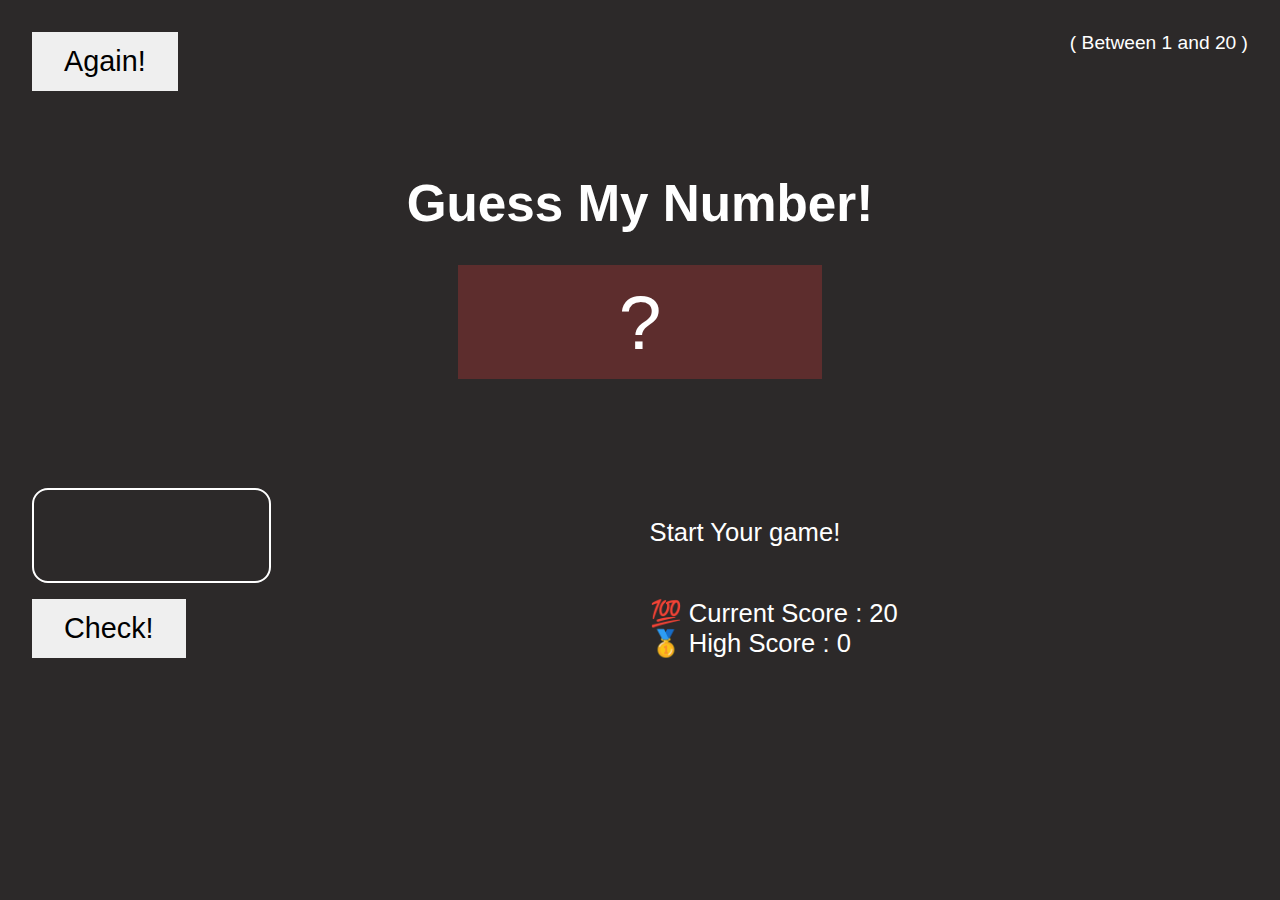
<file: guess-my-number-game/index.html>
<!DOCTYPE html>
<html lang="en">
  <head>
    <meta charset="UTF-8" />
    <meta http-equiv="X-UA-Compatible" content="IE=edge" />
    <meta name="viewport" content="width=device-width, initial-scale=1.0" />
    <title>Guess My Number!</title>

    <link href="style.css" rel="stylesheet" />
  </head>
  <body>
    <div class="container">
      <div>
        <button class="button again">Again!</button>
      </div>
      <p class="label-range">( Between 1 and 20 )</p>
      <h1 class="label-heading">Guess My Number!</h1>

      <div class="current-input">?</div>

      <div class="user-input-form">
        <input type="number" class="user-input" />
        <button class="button check">Check!</button>
      </div>

      <div class="game-params">
        <p class="conclude-message">Start Your game!</p>
        <p class="label-score">
          💯 Current Score : <span class="score">20</span>
        </p>
        <p class="label-high-score">
          🥇 High Score : <span class="high-score"> 0</span>
        </p>
      </div>
    </div>
  </body>
  <script src="script.js"></script>
</html>
</file>
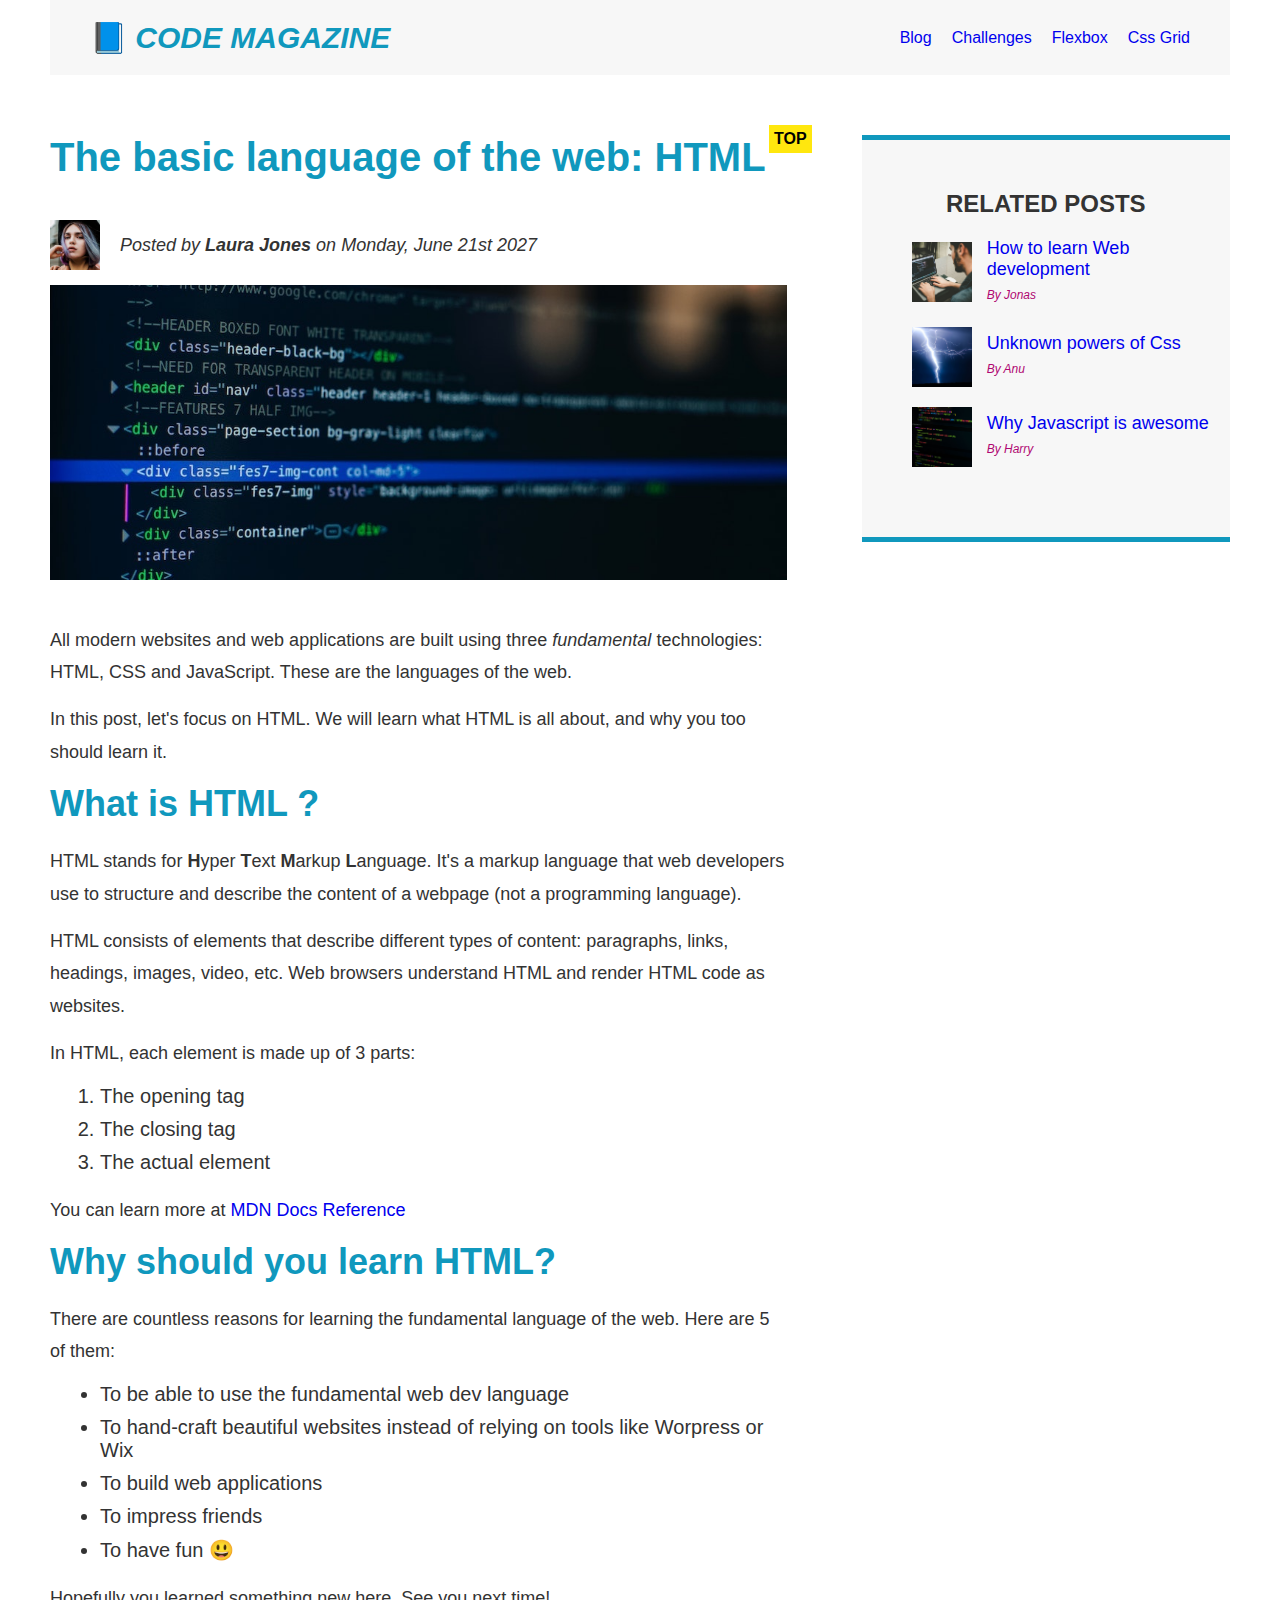
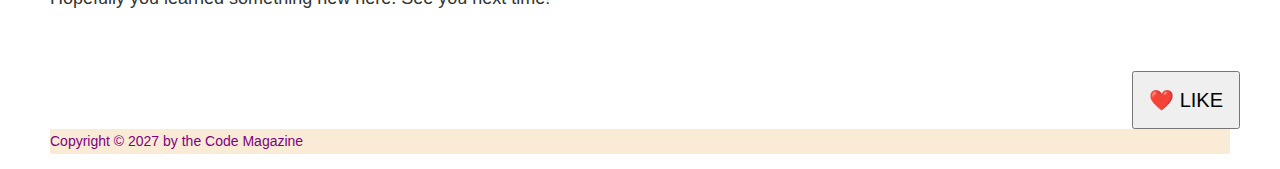
<file: html/index.html>
<!DOCTYPE html>
<html lang="en">
  <head>
    <meta charset="UTF-8" />
    <link href="../css/style.css" rel="stylesheet" />
    <title>Html + Css</title>
  </head>
  <body>
    <div class="container">
      <header class="main-header clearfix">
        <h1 class="page-title">📘 Code Magazine</h1>

        <nav class="page-nav">
          <a href="blog.html">Blog</a>
          <a href="challenge.html">Challenges</a>
          <a href="flexbox.html">Flexbox</a>
          <a href="css-grid.html">Css Grid</a>
        </nav>
      </header>

      <article>
        <header class="post-header">
          <h2 class="title">The basic language of the web: HTML</h2>

          <div class="author-info">
            <img
              src="../img/laura-jones.jpg"
              alt="Author picture"
              height="50"
              width="50"
              class="author-img"
            />
            <p id="author" class="author">
              Posted by <strong>Laura Jones </strong>on Monday, June 21st 2027
            </p>
          </div>
          <img
            src="../img/post-img.jpg"
            alt="HTML code on screen"
            class="post-img"
          />
        </header>
        <p>
          All modern websites and web applications are built using three
          <em>fundamental </em>
          technologies: HTML, CSS and JavaScript. These are the languages of the
          web.
        </p>
        <p>
          In this post, let's focus on HTML. We will learn what HTML is all
          about, and why you too should learn it.
        </p>

        <h3>What is HTML ?</h3>
        <p>
          HTML stands for <strong>H</strong>yper <strong>T</strong>ext
          <strong>M</strong>arkup <strong>L</strong>anguage. It's a markup
          language that web developers use to structure and describe the content
          of a webpage (not a programming language).
        </p>
        <p>
          HTML consists of elements that describe different types of content:
          paragraphs, links, headings, images, video, etc. Web browsers
          understand HTML and render HTML code as websites.
        </p>
        <p>In HTML, each element is made up of 3 parts:</p>

        <ol>
          <li>The opening tag</li>
          <li>The closing tag</li>
          <li>The actual element</li>
        </ol>

        <p>
          You can learn more at

          <a
            target="_blank"
            href="https://developer.mozilla.org/en-US/docs/Web/HTML"
            >MDN Docs Reference</a
          >
        </p>

        <h3>Why should you learn HTML?</h3>
        <p>
          There are countless reasons for learning the fundamental language of
          the web. Here are 5 of them:
        </p>

        <ul>
          <li>To be able to use the fundamental web dev language</li>
          <li>
            To hand-craft beautiful websites instead of relying on tools like
            Worpress or Wix
          </li>
          <li>To build web applications</li>
          <li>To impress friends</li>
          <li>To have fun 😃</li>
        </ul>
        <p>Hopefully you learned something new here. See you next time!</p>
      </article>
      <aside>
        <h4>Related Posts</h4>
        <ul class="related">
          <li class="related-post">
            <img src="../img/related-1.jpg" alt="image" class="related-img" />
            <div>
              <a class="related-link" href="#">How to learn Web development</a>
              <p class="related-author">By Jonas</p>
            </div>
          </li>
          <li class="related-post">
            <img src="../img/related-2.jpg" alt="image" class="related-img" />
            <div>
              <a class="related-link" href="#">Unknown powers of Css</a>
              <p class="related-author">By Anu</p>
            </div>
          </li>
          <li class="related-post">
            <img src="../img/related-3.jpg" alt="image" class="related-img" />
            <div>
              <a class="related-link" href="#">Why Javascript is awesome</a>
              <p class="related-author">By Harry</p>
            </div>
          </li>
        </ul>
      </aside>

      <footer>
        <p id="copyright" class="copyright text">
          Copyright &copy; 2027 by the Code Magazine
        </p>
      </footer>
      <button class="like-button">❤️ LIKE</button>
    </div>
  </body>
</html>
</file>
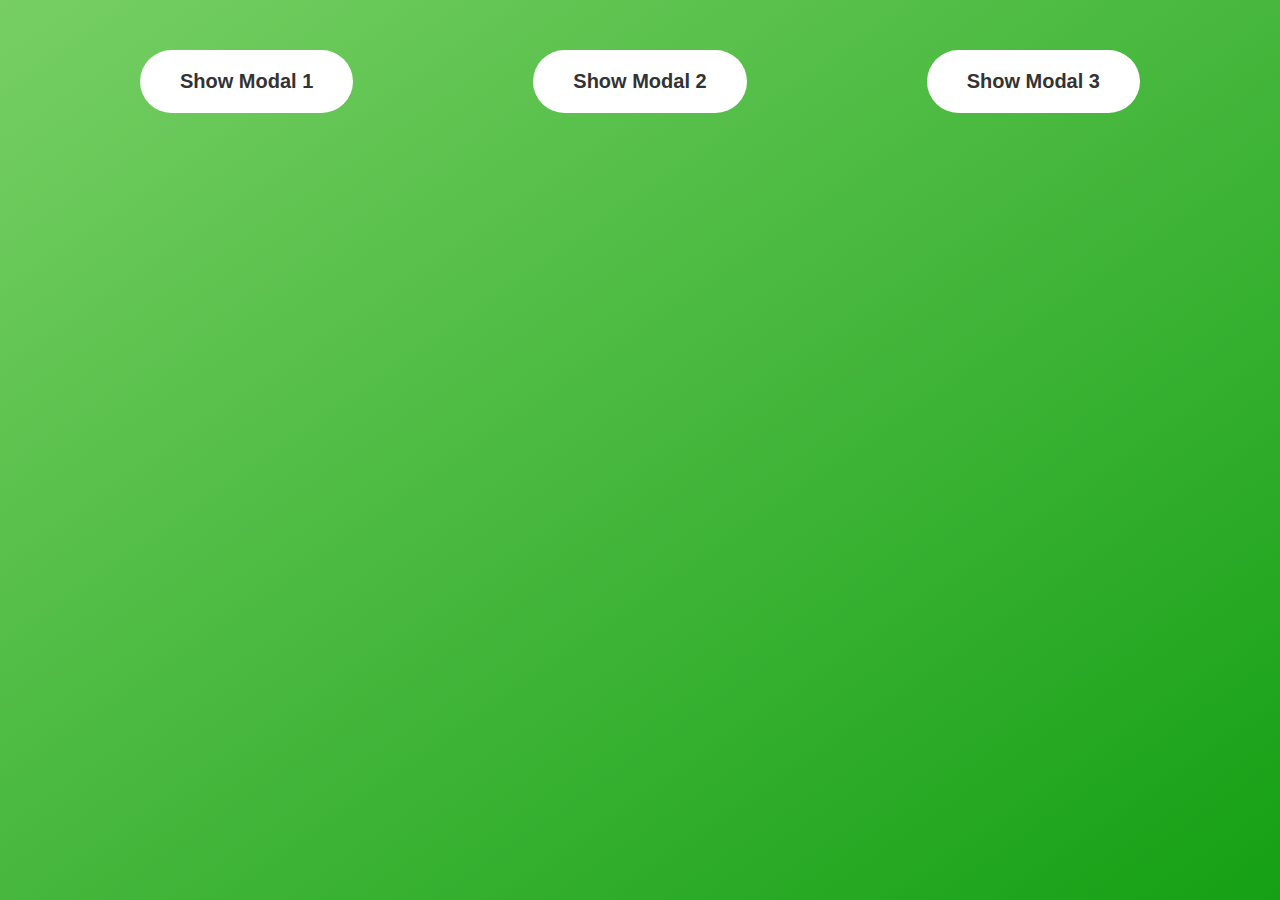
<file: modal-window/index.html>
<!DOCTYPE html>
<html lang="en">
  <head>
    <meta charset="UTF-8" />
    <meta http-equiv="X-UA-Compatible" content="IE=edge" />
    <meta name="viewport" content="width=device-width, initial-scale=1.0" />
    <title>Modal Window</title>
    <link href="style.css" rel="stylesheet" />
  </head>
  <body>
    <div class="container">
      <div class="modal hidden">
        <div class="modal-content">
          <button class="btn close-modal">X</button>
          <p class="content">
            Lorem ipsum dolor sit amet consectetur adipisicing elit. Eveniet
            corrupti totam consequatur similique, minima numquam nemo quaerat
            fuga officia dolores blanditiis quas dolore laboriosam magni? Vero
            delectus rem soluta provident! Lorem ipsum dolor sit amet,
            consectetur adipisicing elit.
          </p>
        </div>
      </div>
      <div class="overlay hidden"></div>
      <div class="top-content">
        <button class="btn btn-open-modal">Show Modal 1</button>
        <button class="btn btn-open-modal">Show Modal 2</button>
        <button class="btn btn-open-modal">Show Modal 3</button>
      </div>
    </div>

    <script src="script.js"></script>
  </body>
</html>
</file>
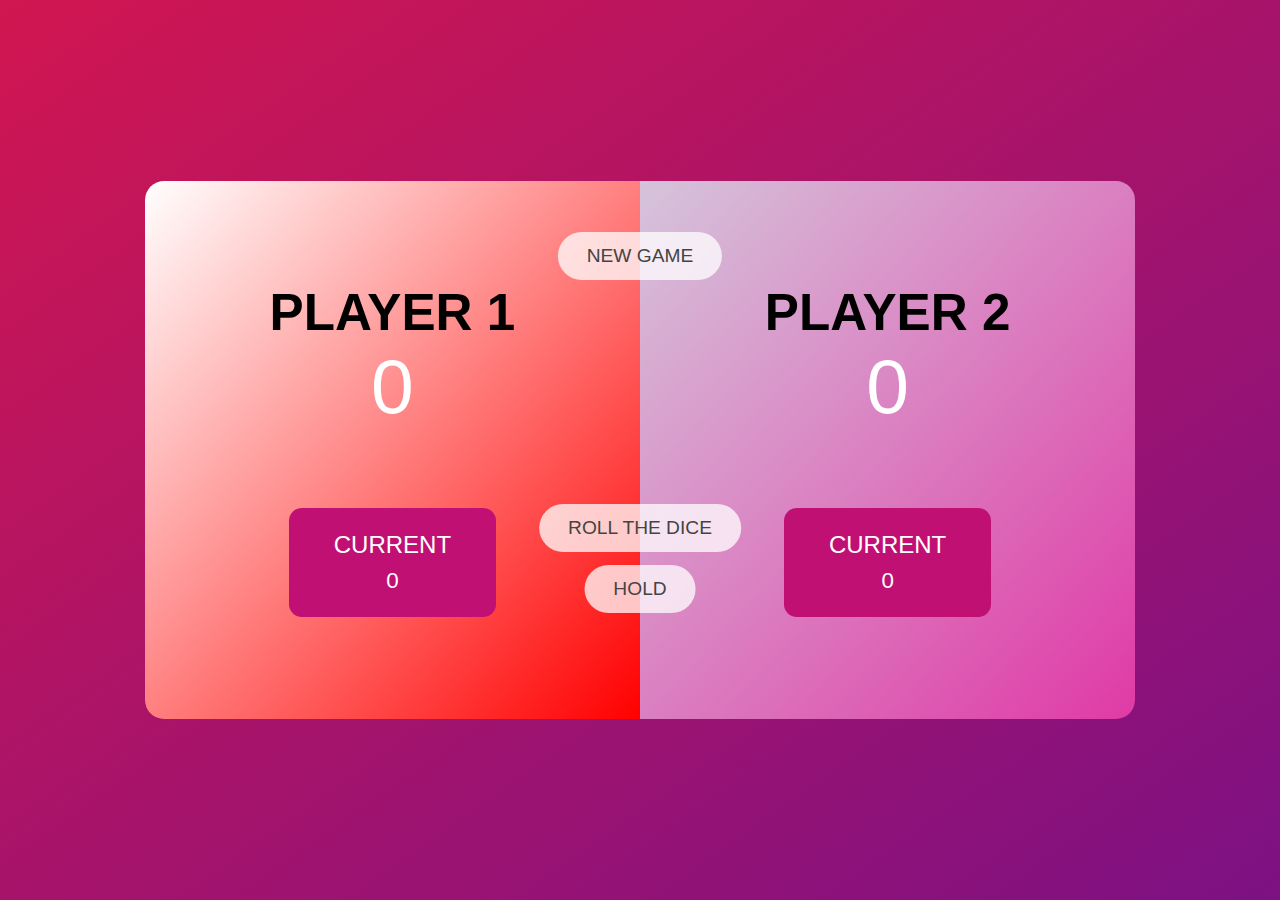
<file: pig-game/index.html>
<!DOCTYPE html>
<html lang="en">
  <head>
    <meta charset="UTF-8" />
    <meta http-equiv="X-UA-Compatible" content="IE=edge" />
    <meta name="viewport" content="width=device-width, initial-scale=1.0" />
    <title>Pig Game</title>
    <link href="style.css" rel="stylesheet" />
  </head>
  <body>
    <main class="container">
      <section class="game-content">
        <div class="game-section" id="game-section-1">
          <h2 class="player-title" id="player-title-one"></h2>
          <p class="player-dice-score" id="player-dice-score-1"></p>
          <div class="score-container">
            <p class="score-title"></p>
            <p class="player-score" id="player-score-1"></p>
          </div>
        </div>
        <div class="game-section" id="game-section-2">
          <h2 class="player-title" id="player-title-two"></h2>
          <p class="player-dice-score" id="player-dice-score-2"></p>
          <div class="score-container">
            <p class="score-title"></p>
            <p class="player-score" id="player-score-2"></p>
          </div>
        </div>
        <image
          src="./imgs/dice-1.png"
          alt="Dice Image"
          class="absolute-common dice-image"
        />
        <button class="absolute-common btn btn-new-game">New Game</button>
        <button class="absolute-common btn btn-roll-dice">Roll The Dice</button>
        <button class="absolute-common btn btn-hold">Hold</button>
      </section>
    </main>

    <script src="script.js"></script>
  </body>
</html>
</file>
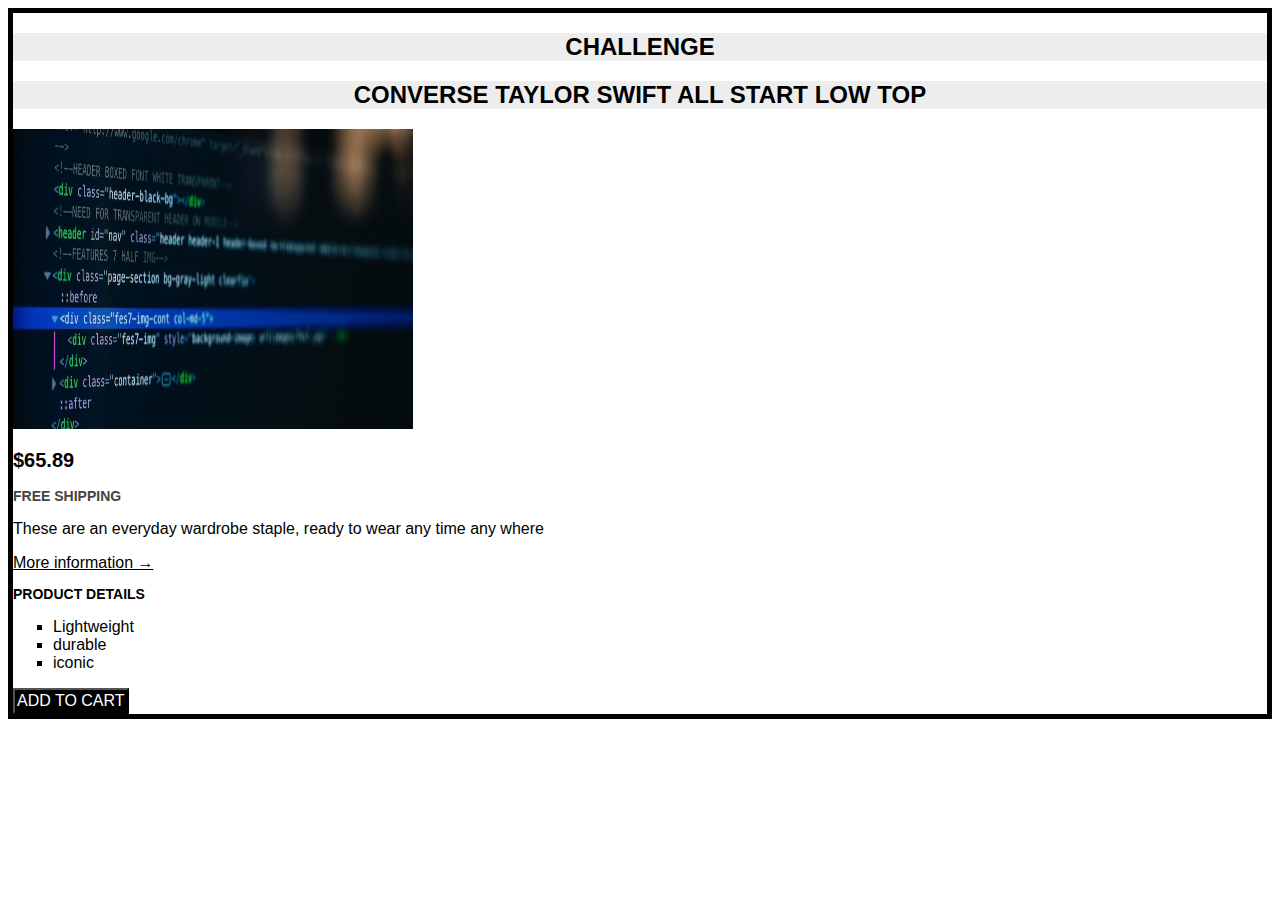
<file: html/challenge/index.html>
<!DOCTYPE html>
<html>
  <head>
    <title>Challenge</title>
    <link href="challengeStyle.css" rel="stylesheet" />
  </head>
  <body>
    <h2 class="header">Challenge</h2>
    <article>
      <h2 class="header">Converse Taylor Swift All start low top</h2>
      <img src="img/post-img.jpg" alt="image" height="300" width="400" />
      <p>
        <strong class="price">$65.89</strong>
      </p>
      <p class="bold-text">Free Shipping</p>
      <p>
        These are an everyday wardrobe staple, ready to wear any time any where
      </p>
      <a href="https://www.google.com/" target="_blank"
        >More information &rarr;</a
      >
      <p class="bold-text black-text">Product Details</p>
      <ul type="square">
        <li>Lightweight</li>
        <li>durable</li>
        <li>iconic</li>
      </ul>
      <button class="button">Add to cart</button>
    </article>
  </body>
</html>
</file>
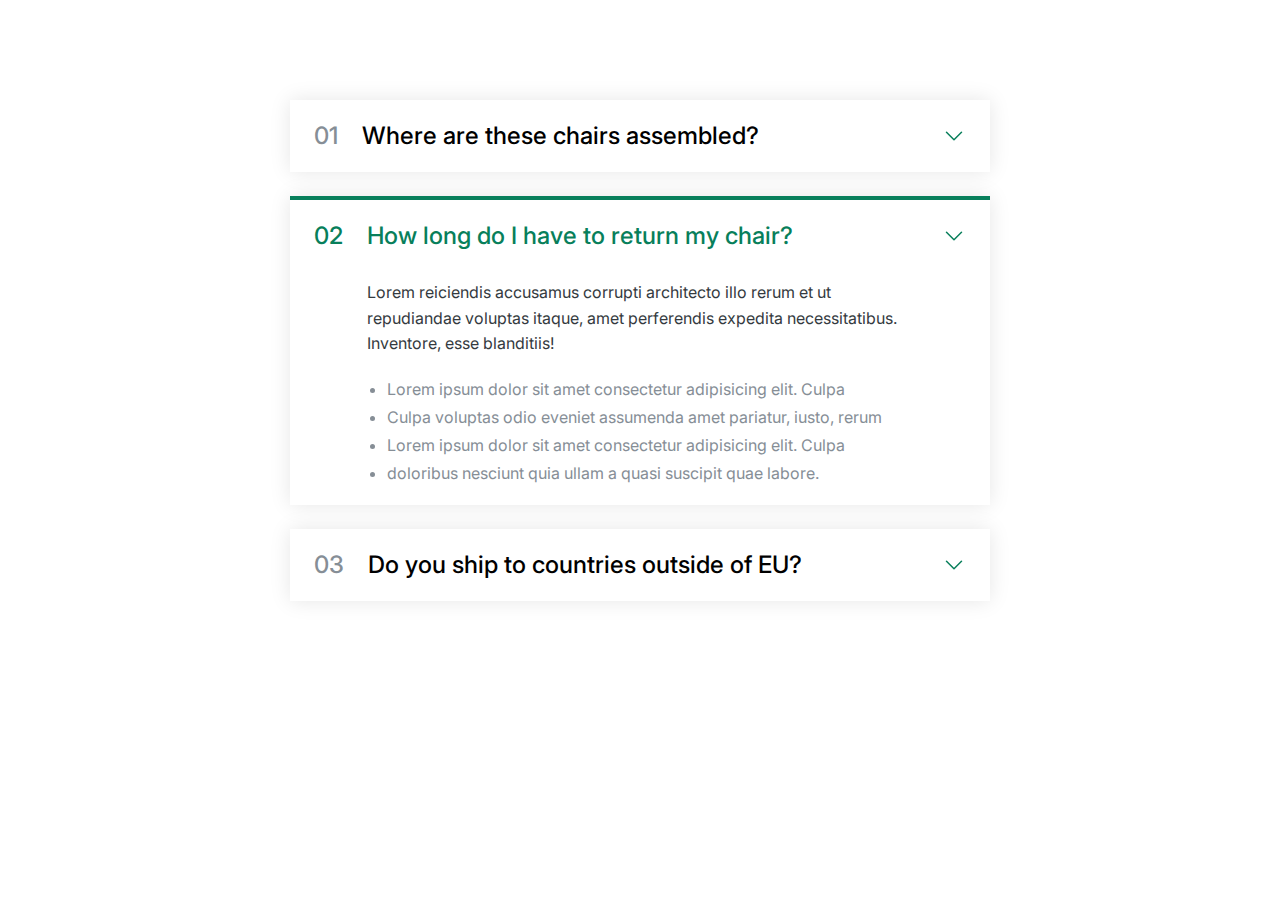
<file: components/01-Accordian.html>
<!DOCTYPE html>
<html lang="en">
  <head>
    <meta charset="UTF-8" />
    <meta http-equiv="X-UA-Compatible" content="IE=edge" />
    <meta name="viewport" content="width=device-width, initial-scale=1.0" />
    <link rel="preconnect" href="https://fonts.googleapis.com" />
    <link rel="preconnect" href="https://fonts.gstatic.com" crossorigin />
    <link
      href="https://fonts.googleapis.com/css2?family=Inter:wght@400;500;600;700&family=Montserrat:wght@400;500;700&display=swap"
      rel="stylesheet"
    />

    <style>
      * {
        margin: 0;
        padding: 0;
        box-sizing: border-box;
      }

      body {
        font-family: 'Inter', sans-serif;
        color: #343a40;
        line-height: 1;
      }
      .accordian {
        width: 700px;
        margin: 100px auto;
        display: flex;
        flex-direction: column;
        gap: 24px;
      }
      .item {
        box-shadow: 0 0 20px 0 rgba(0, 0, 0, 0.1);
        padding: 24px;
        display: grid;
        grid-template-columns: auto 1fr auto;
        column-gap: 24px;
        row-gap: 32px;
        align-items: center;
      }
      .hidden-box {
        grid-column: 2;
        display: none;
      }
      .number,
      .title {
        font-size: 24px;
        font-weight: 500;
      }
      .title {
        color: black;
      }
      .number {
        color: #868e96;
      }
      .icon {
        width: 24px;
        height: 24px;
        stroke: #087f5b;
      }
      .hidden-box p {
        line-height: 1.6;
        margin-bottom: 24px;
      }
      .hidden-box ul {
        color: #868e96;
        margin-left: 20px;
      }
      .hidden-list {
        display: flex;
        flex-direction: column;
        gap: 12px;
      }

      .open {
        border-top: 4px solid #087f5b;
      }

      .open .hidden-box {
        display: block;
      }

      .open .number,
      .open .title {
        color: #087f5b;
      }
    </style>
    <title>Accordian</title>
  </head>
  <body>
    <div class="accordian">
      <div class="item">
        <p class="number">01</p>
        <p class="title">Where are these chairs assembled?</p>
        <svg
          xmlns="http://www.w3.org/2000/svg"
          fill="none"
          viewBox="0 0 24 24"
          stroke-width="1.5"
          stroke="currentColor"
          class="icon"
        >
          <path
            stroke-linecap="round"
            stroke-linejoin="round"
            d="M19.5 8.25l-7.5 7.5-7.5-7.5"
          />
        </svg>
        <div class="hidden-box">
          <p>
            Lorem reiciendis accusamus corrupti architecto illo rerum et ut
            repudiandae voluptas itaque, amet perferendis expedita
            necessitatibus. Inventore, esse blanditiis!
          </p>

          <ul class="hidden-list">
            <li>
              Lorem ipsum dolor sit amet consectetur adipisicing elit. Culpa
            </li>
            <li>
              Culpa voluptas odio eveniet assumenda amet pariatur, iusto, rerum
            </li>
            <li>
              Lorem ipsum dolor sit amet consectetur adipisicing elit. Culpa
            </li>
            <li>doloribus nesciunt quia ullam a quasi suscipit quae labore.</li>
          </ul>
        </div>
      </div>
      <div class="item open">
        <p class="number">02</p>
        <p class="title">How long do I have to return my chair?</p>
        <svg
          xmlns="http://www.w3.org/2000/svg"
          fill="none"
          viewBox="0 0 24 24"
          stroke-width="1.5"
          stroke="currentColor"
          class="icon"
        >
          <path
            stroke-linecap="round"
            stroke-linejoin="round"
            d="M19.5 8.25l-7.5 7.5-7.5-7.5"
          />
        </svg>
        <div class="hidden-box">
          <p>
            Lorem reiciendis accusamus corrupti architecto illo rerum et ut
            repudiandae voluptas itaque, amet perferendis expedita
            necessitatibus. Inventore, esse blanditiis!
          </p>

          <ul class="hidden-list">
            <li>
              Lorem ipsum dolor sit amet consectetur adipisicing elit. Culpa
            </li>
            <li>
              Culpa voluptas odio eveniet assumenda amet pariatur, iusto, rerum
            </li>
            <li>
              Lorem ipsum dolor sit amet consectetur adipisicing elit. Culpa
            </li>
            <li>doloribus nesciunt quia ullam a quasi suscipit quae labore.</li>
          </ul>
        </div>
      </div>
      <div class="item">
        <p class="number">03</p>
        <p class="title">Do you ship to countries outside of EU?</p>
        <svg
          xmlns="http://www.w3.org/2000/svg"
          fill="none"
          viewBox="0 0 24 24"
          stroke-width="1.5"
          stroke="currentColor"
          class="icon"
        >
          <path
            stroke-linecap="round"
            stroke-linejoin="round"
            d="M19.5 8.25l-7.5 7.5-7.5-7.5"
          />
        </svg>
        <div class="hidden-box">
          <p>
            Lorem reiciendis accusamus corrupti architecto illo rerum et ut
            repudiandae voluptas itaque, amet perferendis expedita
            necessitatibus. Inventore, esse blanditiis!
          </p>

          <ul class="hidden-list">
            <li>
              Lorem ipsum dolor sit amet consectetur adipisicing elit. Culpa
            </li>
            <li>
              Culpa voluptas odio eveniet assumenda amet pariatur, iusto, rerum
            </li>
            <li>
              Lorem ipsum dolor sit amet consectetur adipisicing elit. Culpa
            </li>
            <li>doloribus nesciunt quia ullam a quasi suscipit quae labore.</li>
          </ul>
        </div>
      </div>
    </div>
  </body>
</html>
</file>
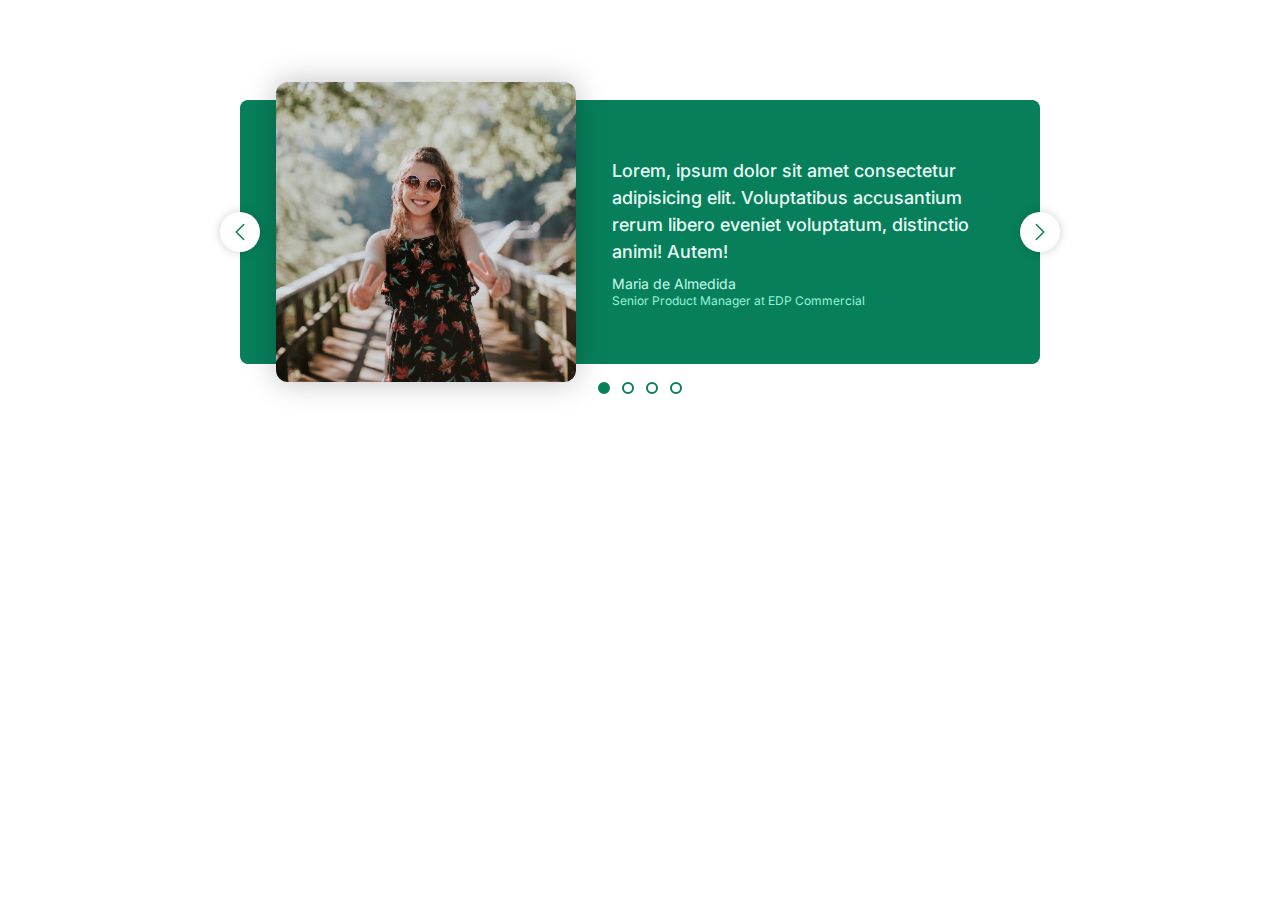
<file: components/02-Carousel.html>
<!DOCTYPE html>
<html lang="en">
  <head>
    <meta charset="UTF-8" />
    <meta http-equiv="X-UA-Compatible" content="IE=edge" />
    <meta name="viewport" content="width=device-width, initial-scale=1.0" />
    <link rel="preconnect" href="https://fonts.googleapis.com" />
    <link rel="preconnect" href="https://fonts.gstatic.com" crossorigin />
    <link
      href="https://fonts.googleapis.com/css2?family=Inter:wght@400;500;600;700&family=Montserrat:wght@400;500;700&display=swap"
      rel="stylesheet"
    />

    <style>
      * {
        margin: 0;
        padding: 0;
        box-sizing: border-box;
      }

      body {
        font-family: 'Inter', sans-serif;
        color: #343a40;
        line-height: 1;
      }

      img {
        height: 200px;
        border-radius: 8px;
        transform: scale(1.5);
        box-shadow: 0 0 20px rgba(0, 0, 0, 0.25);
      }

      .carousal {
        background-color: #087f5b;
        width: 800px;
        margin: 100px auto;
        border-radius: 8px;

        padding: 32px 48px 32px 86px;

        /* LAYOUT */
        display: flex;
        align-items: center;
        gap: 86px;
        position: relative;
      }

      .testimonial-text {
        font-size: 18px;
        line-height: 1.5;
        font-weight: 500;
        margin-bottom: 12px;
        color: #e6fcf5;
      }
      .testimonial-author {
        font-size: 14px;
        margin-bottom: 4px;
        color: #c3fae8;
      }
      .testimonial-job {
        font-size: 12px;
        color: #96f2d7;
      }

      .btn {
        border: none;
        background-color: #fff;
        height: 40px;
        width: 40px;
        border-radius: 50%;
        position: absolute;
        display: flex;
        align-items: center;
        justify-content: center;
        box-shadow: 0 0 10px rgba(0, 0, 0, 0.2);
        cursor: pointer;
      }

      .btn-icon {
        height: 24px;
        width: 24px;
        stroke: #087f5b;
      }

      .btn-left {
        top: 50%;
        left: 0;
        transform: translate(-50%, -50%);
      }
      .btn-right {
        top: 50%;
        right: 0;
        transform: translate(50%, -50%);
      }
      .dots {
        position: absolute;
        left: 50%;
        bottom: 0;
        transform: translate(-50%, 30px);
        display: flex;
        gap: 12px;
      }
      .dot {
        border: none;
        height: 12px;
        width: 12px;
        border-radius: 12px;
        border: 2px solid #087f5b;
        background-color: #fff;
        cursor: pointer;
      }
      .dot-filled {
        background-color: #087f5b;
      }
    </style>
    <title>Carousel</title>
  </head>
  <body>
    <div class="carousal">
      <img src="../img/maria.jpg" alt="Maria de Almedida" />
      <blockquote class="testimonial">
        <p class="testimonial-text">
          Lorem, ipsum dolor sit amet consectetur adipisicing elit. Voluptatibus
          accusantium rerum libero eveniet voluptatum, distinctio animi! Autem!
        </p>
        <p class="testimonial-author">Maria de Almedida</p>
        <p class="testimonial-job">Senior Product Manager at EDP Commercial</p>
      </blockquote>

      <button class="btn btn-left">
        <svg
          xmlns="http://www.w3.org/2000/svg"
          fill="none"
          viewBox="0 0 24 24"
          stroke-width="1.5"
          stroke="currentColor"
          class="btn-icon"
        >
          <path
            stroke-linecap="round"
            stroke-linejoin="round"
            d="M15.75 19.5L8.25 12l7.5-7.5"
          />
        </svg>
      </button>
      <button class="btn btn-right">
        <svg
          xmlns="http://www.w3.org/2000/svg"
          fill="none"
          viewBox="0 0 24 24"
          stroke-width="1.5"
          stroke="currentColor"
          class="btn-icon"
        >
          <path
            stroke-linecap="round"
            stroke-linejoin="round"
            d="M8.25 4.5l7.5 7.5-7.5 7.5"
          />
        </svg>
      </button>
      <div class="dots">
        <button class="dot dot-filled">&nbsp;</button>
        <button class="dot">&nbsp;</button>
        <button class="dot">&nbsp;</button>
        <button class="dot">&nbsp;</button>
      </div>
    </div>
  </body>
</html>
</file>
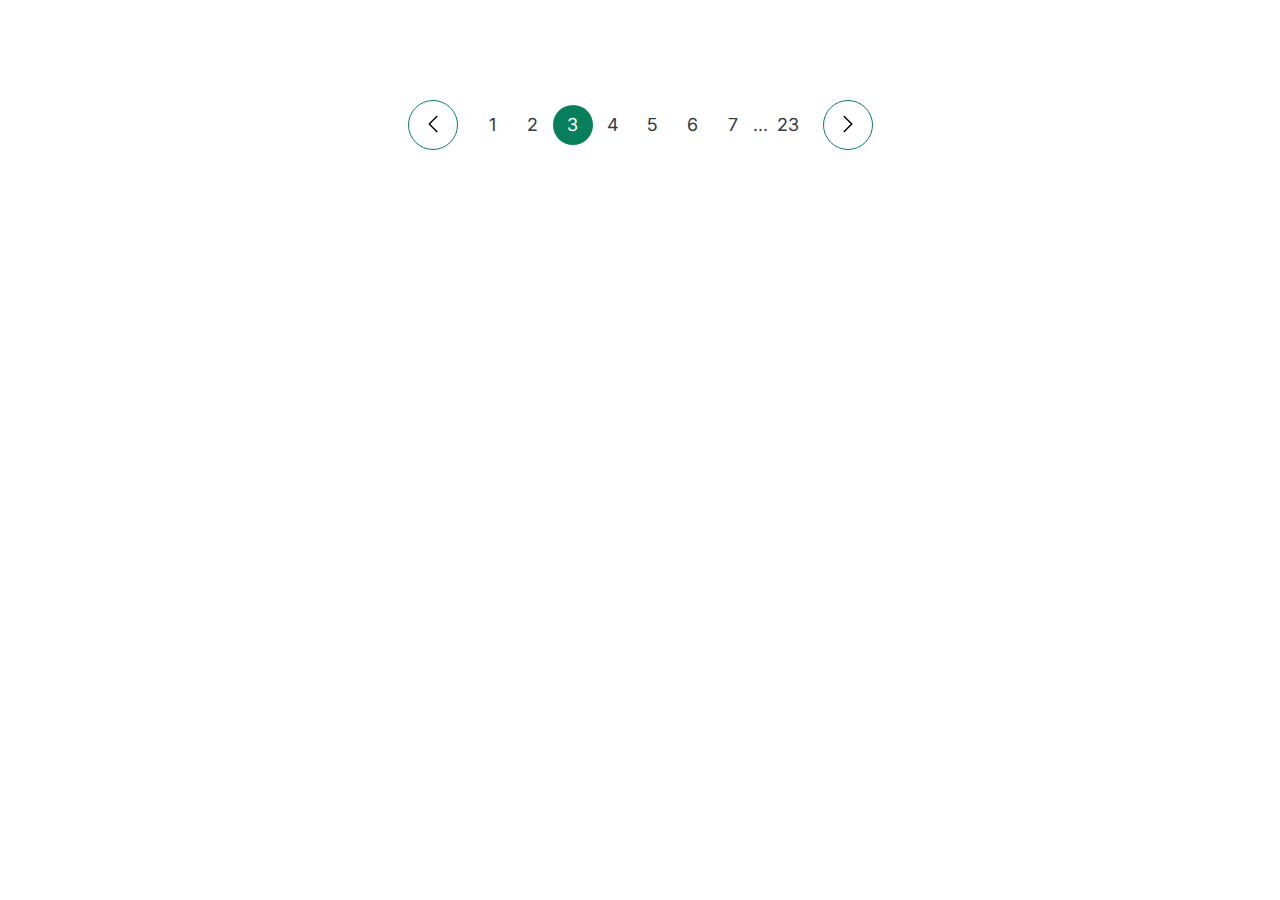
<file: components/03-Tables.html>
<!DOCTYPE html>
<html lang="en">
  <head>
    <meta charset="UTF-8" />
    <meta http-equiv="X-UA-Compatible" content="IE=edge" />
    <meta name="viewport" content="width=device-width, initial-scale=1.0" />
    <link rel="preconnect" href="https://fonts.googleapis.com" />
    <link rel="preconnect" href="https://fonts.gstatic.com" crossorigin />
    <link
      href="https://fonts.googleapis.com/css2?family=Inter:wght@400;500;600;700&family=Montserrat:wght@400;500;700&display=swap"
      rel="stylesheet"
    />

    <style>
      * {
        margin: 0;
        padding: 0;
        box-sizing: border-box;
      }

      body {
        font-family: 'Inter', sans-serif;
        color: #343a40;
        line-height: 1;
        display: flex;
        flex-direction: column;
        justify-content: center;
        align-items: center;
      }

      img {
        height: 200px;
        border-radius: 8px;
        transform: scale(1.5);
        box-shadow: 0 0 20px rgba(0, 0, 0, 0.25);
      }

      table {
        width: 800px;
        border-collapse: collapse;
        display: none;
      }

      td,
      th {
        /* border: 1px solid black; */
        padding: 16px 24px;
        text-align: left;
        width: 25%;
      }

      thead th {
        background-color: #087f5b;
        color: #fff;
      }

      tbody tr:nth-child(odd) {
        background-color: rgb(237, 239, 234);
      }
      tbody tr:nth-child(even) {
        background-color: rgb(219, 220, 224);
      }

      .pagination-container {
        margin: 100px;
        font-size: 18px;
      }

      .btn {
        width: 50px;
        height: 50px;
        border-radius: 50%;
        border: none;
        background-color: #fff;
        border: 1px solid #087f5b;
        cursor: pointer;
      }

      .btn:hover,
      .btn:active {
        background-color: #087f5b;
      }

      .btn:hover .btn-icon,
      .btn:active .btn-icon {
        stroke: #fff;
      }
      .btn-icon {
        width: 24px;
        height: 24px;
      }

      .numbers-container {
        display: flex;
        align-items: center;
        margin: 0px 15px;
      }

      .pagination-container {
        display: flex;
        align-items: center;
      }

      a:link,
      a:visited,
      a:hover,
      a:active {
        width: 40px;
        height: 40px;
        border-radius: 50%;
        display: flex;
        align-items: center;
        justify-content: center;
        padding: 15px;
        text-decoration: none;
      }

      a:link,
      a:visited {
        color: #343a40;
      }

      a:hover,
      a:active,
      .page-number.selected {
        background-color: #087f5b;
        color: white;
      }
    </style>
    <title>Tables</title>
  </head>
  <body>
    <table>
      <thead>
        <tr>
          <th>Chair</th>
          <th>The Laid Back</th>
          <th>The Worker Bee</th>
          <th>The Chair4/2</th>
        </tr>
      </thead>
      <tbody>
        <tr>
          <th>Width</th>
          <td>80cm</td>
          <td>60cm</td>
          <td>40cm</td>
        </tr>
        <tr>
          <th>Depth</th>
          <td>60cm</td>
          <td>80cm</td>
          <td>34cm</td>
        </tr>
        <tr>
          <th>Height</th>
          <td>40cm</td>
          <td>80cm</td>
          <td>60cm</td>
        </tr>
        <tr>
          <th>Weight</th>
          <td>45 kg</td>
          <td>34 kg</td>
          <td>89 kg</td>
        </tr>
      </tbody>
    </table>

    <div class="pagination-container">
      <button class="btn btn-left">
        <svg
          xmlns="http://www.w3.org/2000/svg"
          fill="none"
          viewBox="0 0 24 24"
          stroke-width="1.5"
          stroke="currentColor"
          class="btn-icon"
        >
          <path
            stroke-linecap="round"
            stroke-linejoin="round"
            d="M15.75 19.5L8.25 12l7.5-7.5"
          />
        </svg>
      </button>
      <div class="numbers-container">
        <a href="#" class="page-number">1</a>
        <a href="#" class="page-number">2</a>
        <a href="#" class="page-number selected">3</a>
        <a href="#" class="page-number">4</a>
        <a href="#" class="page-number">5</a>
        <a href="#" class="page-number">6</a>
        <a href="#" class="page-number">7</a>

        <span> ... </span>
        <a href="#" class="page-number">23</a>
      </div>
      <button class="btn btn-right">
        <svg
          xmlns="http://www.w3.org/2000/svg"
          fill="none"
          viewBox="0 0 24 24"
          stroke-width="1.5"
          stroke="currentColor"
          class="btn-icon"
        >
          <path
            stroke-linecap="round"
            stroke-linejoin="round"
            d="M8.25 4.5l7.5 7.5-7.5 7.5"
          />
        </svg>
      </button>
    </div>
  </body>
</html>
</file>
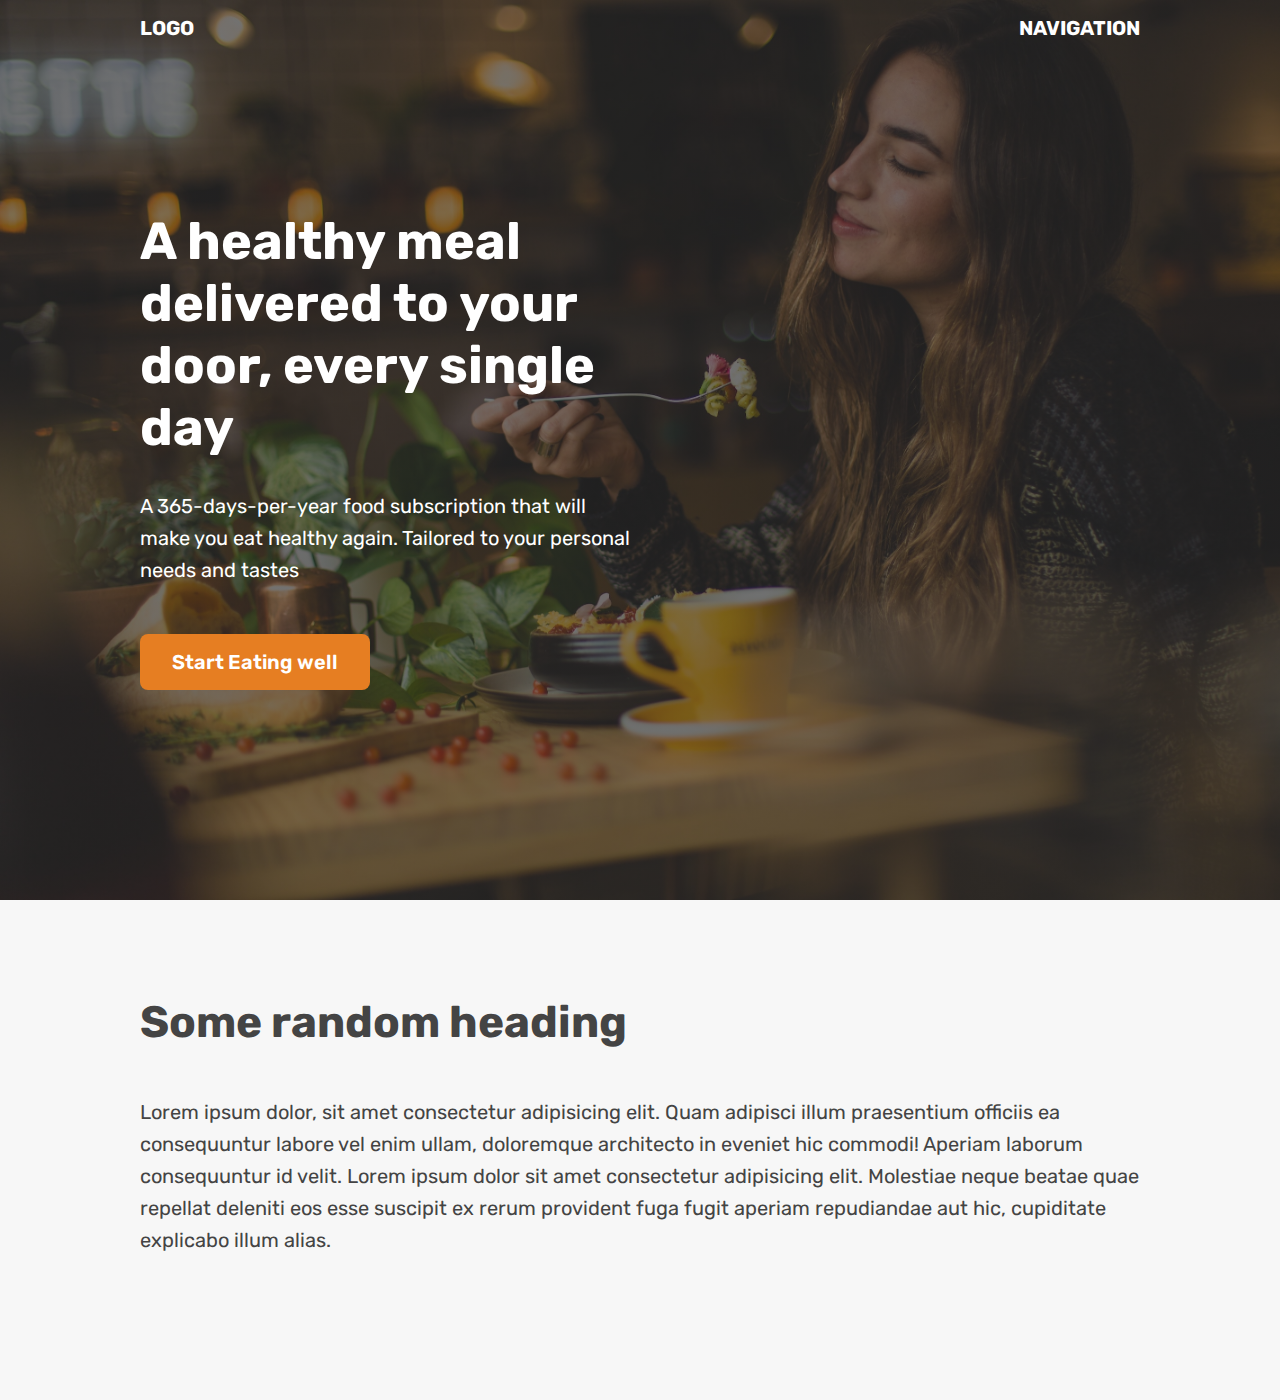
<file: components/04-HeroSection.html>
<!DOCTYPE html>
<html lang="en">
  <head>
    <meta charset="UTF-8" />
    <meta http-equiv="X-UA-Compatible" content="IE=edge" />
    <meta name="viewport" content="width=device-width, initial-scale=1.0" />
    <link rel="preconnect" href="https://fonts.googleapis.com" />
    <link rel="preconnect" href="https://fonts.gstatic.com" crossorigin />
    <link
      href="https://fonts.googleapis.com/css2?family=Inter:wght@400;500;600;700&family=Montserrat:wght@400;500;600;700&family=Rubik:wght@400;500;600;700&display=swap"
      rel="stylesheet"
    />

    <title>OmniFood Hero Section</title>
    <style>
      html {
        font-family: 'Rubik', sans-serif;
        color: #444;
      }

      * {
        margin: 0;
        padding: 0;
        box-sizing: border-box;
      }

      .container {
        width: 1000px;
        margin: 0 auto;
        position: relative;
      }

      header {
        /* View port height and width */
        height: 100vh;
        background-image: linear-gradient(
            to right,
            rgba(38, 38, 38, 0.6),
            rgba(38, 38, 38, 0.6)
          ),
          url(../img/denise.jpg);
        background-size: cover;
        color: #fff;
      }

      nav {
        font-size: 20px;
        font-weight: 700;
        display: flex;
        justify-content: space-between;
        padding: 16px 0;
      }

      h1 {
        font-size: 52px;
        margin-bottom: 32px;
      }

      p {
        font-size: 20px;
        line-height: 1.6;
        margin-bottom: 48px;
      }

      .btn:link,
      .btn:visited,
      .btn:hover,
      .btn:active {
        font-size: 20px;
        font-weight: 600;
        background-color: #e67e22;
        color: #fff;
        text-decoration: none;
        display: inline-block;
        padding: 16px 32px;
        border-radius: 8px;
      }

      h2 {
        font-size: 44px;
        margin-bottom: 48px;
      }

      section {
        padding: 96px 0;
        background-color: #f7f7f7;
      }

      .header-content {
        width: 1000px;
        position: absolute;
        top: 50vh;
        left: 50vw;
        transform: translate(-50%, -50%);
      }

      .header-content-inner {
        width: 50%;
      }
    </style>
  </head>
  <body>
    <header>
      <nav class="container">
        <div>LOGO</div>
        <div>NAVIGATION</div>
      </nav>
      <div class="header-content">
        <div class="header-content-inner">
          <h1>A healthy meal delivered to your door, every single day</h1>
          <p>
            A 365-days-per-year food subscription that will make you eat healthy
            again. Tailored to your personal needs and tastes
          </p>

          <a href="#" class="btn"> Start Eating well</a>
        </div>
      </div>
    </header>
    <section>
      <div class="container">
        <h2>Some random heading</h2>
        <p>
          Lorem ipsum dolor, sit amet consectetur adipisicing elit. Quam
          adipisci illum praesentium officiis ea consequuntur labore vel enim
          ullam, doloremque architecto in eveniet hic commodi! Aperiam laborum
          consequuntur id velit. Lorem ipsum dolor sit amet consectetur
          adipisicing elit. Molestiae neque beatae quae repellat deleniti eos
          esse suscipit ex rerum provident fuga fugit aperiam repudiandae aut
          hic, cupiditate explicabo illum alias.
        </p>
      </div>
    </section>
  </body>
</html>
</file>
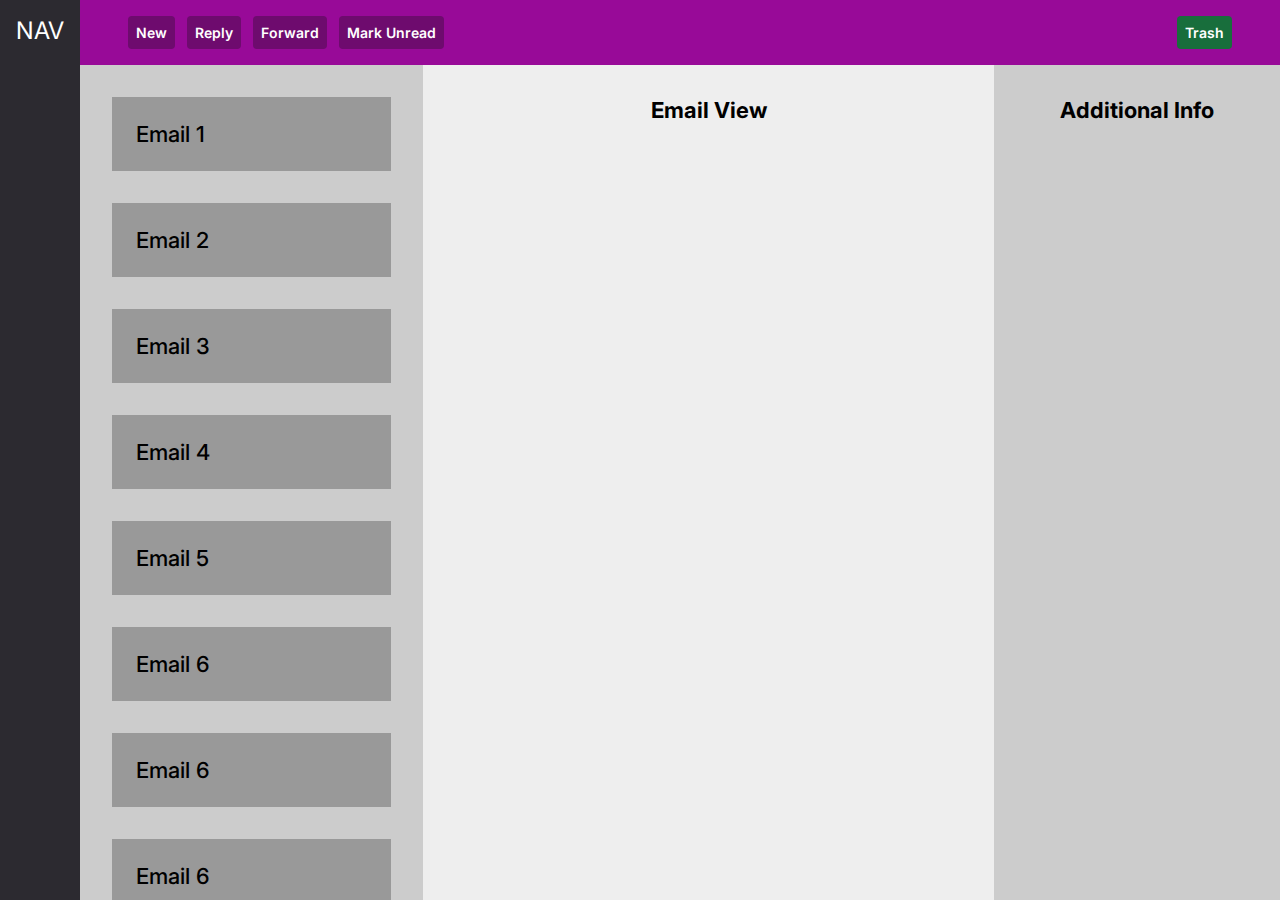
<file: components/05-Email-Layout.html>
<!DOCTYPE html>
<html lang="en">
  <head>
    <meta charset="UTF-8" />
    <meta http-equiv="X-UA-Compatible" content="IE=edge" />
    <meta name="viewport" content="width=device-width, initial-scale=1.0" />
    <title>EMAIL Layout</title>
    <link rel="preconnect" href="https://fonts.googleapis.com" />
    <link rel="preconnect" href="https://fonts.gstatic.com" crossorigin />
    <link
      href="https://fonts.googleapis.com/css2?family=Inter:wght@400;500;600;700&family=Montserrat:wght@400;500;600;700&family=Rubik:wght@400;500;600;700&display=swap"
      rel="stylesheet"
    />

    <link href="../css/email-layout.css" rel="stylesheet" />
  </head>
  <body>
    <div class="container">
      <nav>NAV</nav>
      <header>
        <div class="header-element">New</div>
        <div class="header-element">Reply</div>
        <div class="header-element">Forward</div>
        <div class="header-element">Mark Unread</div>
        <div class="header-right">Trash</div>
      </header>

      <ul>
        <li>Email 1</li>
        <li>Email 2</li>
        <li>Email 3</li>
        <li>Email 4</li>
        <li>Email 5</li>
        <li>Email 6</li>
        <li>Email 6</li>
        <li>Email 6</li>
        <li>Email 6</li>
        <li>Email 6</li>
      </ul>

      <section class="email-view">Email View</section>
      <section class="info-view">Additional Info</section>
    </div>
  </body>
</html>
</file>
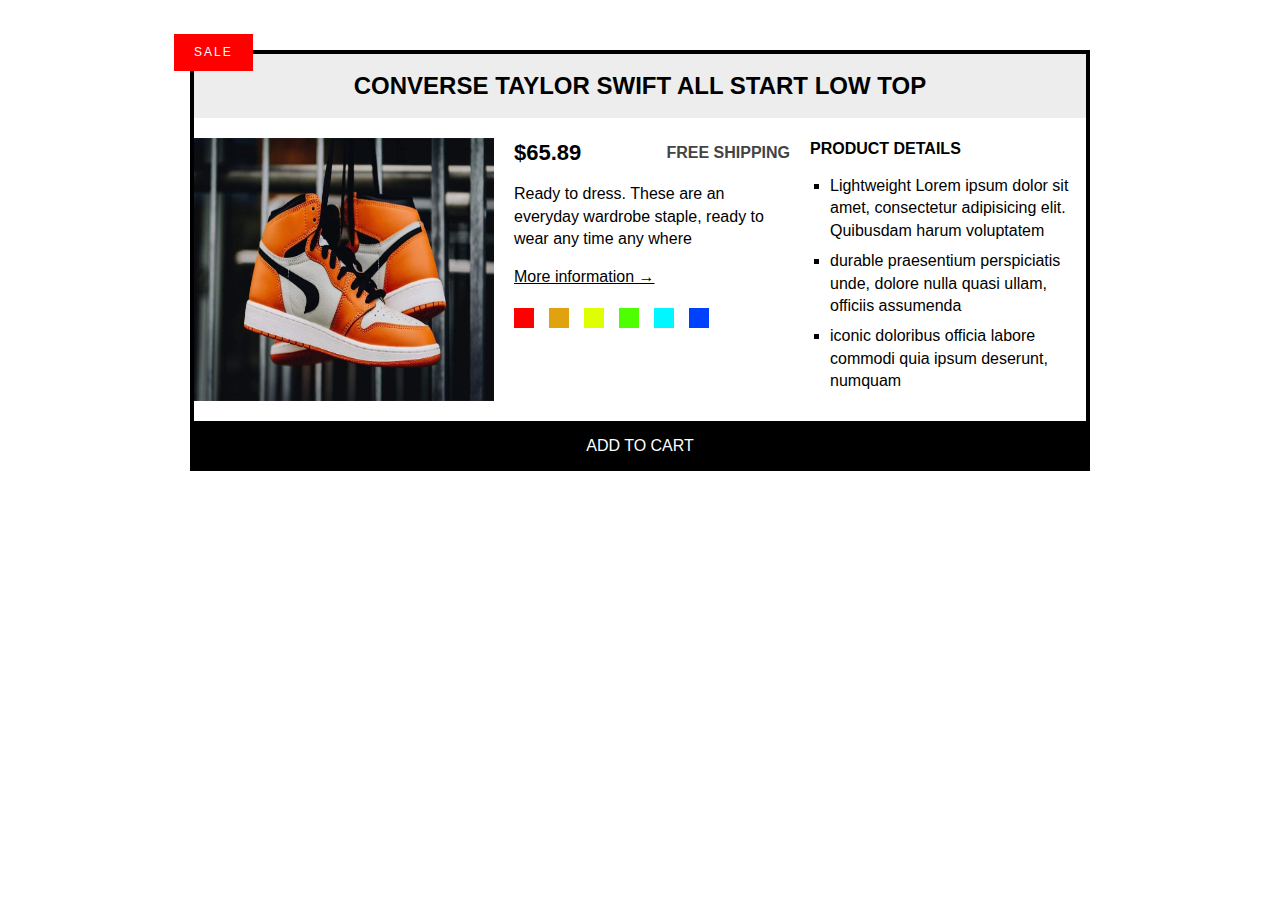
<file: html/challenge.html>
<!DOCTYPE html>
<html>
  <head>
    <title>Challenge</title>
    <link href="../css/challenge.css" rel="stylesheet" />
  </head>
  <body>
    <article class="container">
      <h2 class="header">Converse Taylor Swift All start low top</h2>

      <img src="../img/shoe-img.jpeg" alt="image" class="product-img col-1" />

      <div class="col-2">
        <div class="product-info clearfix">
          <p class="price">$65.89</p>
          <p class="free-shipping bold-text">Free Shipping</p>
        </div>
        <p>
          Ready to dress. These are an everyday wardrobe staple, ready to wear
          any time any where
        </p>
        <a href="https://www.google.com/" target="_blank" class="more-info"
          >More information &rarr;</a
        >

        <div class="colors">
          <div class="el el-1"></div>
          <div class="el el-2"></div>
          <div class="el el-3"></div>
          <div class="el el-4"></div>
          <div class="el el-5"></div>
          <div class="el el-6"></div>
        </div>
      </div>
      <div class="col-3">
        <p class="bold-text black-text">Product Details</p>
        <ul class="produce-list">
          <li>
            Lightweight Lorem ipsum dolor sit amet, consectetur adipisicing
            elit. Quibusdam harum voluptatem
          </li>
          <li>
            durable praesentium perspiciatis unde, dolore nulla quasi ullam,
            officiis assumenda
          </li>
          <li>
            iconic doloribus officia labore commodi quia ipsum deserunt, numquam
          </li>
        </ul>
      </div>

      <button class="button">Add to cart</button>
    </article>
  </body>
</html>
</file>
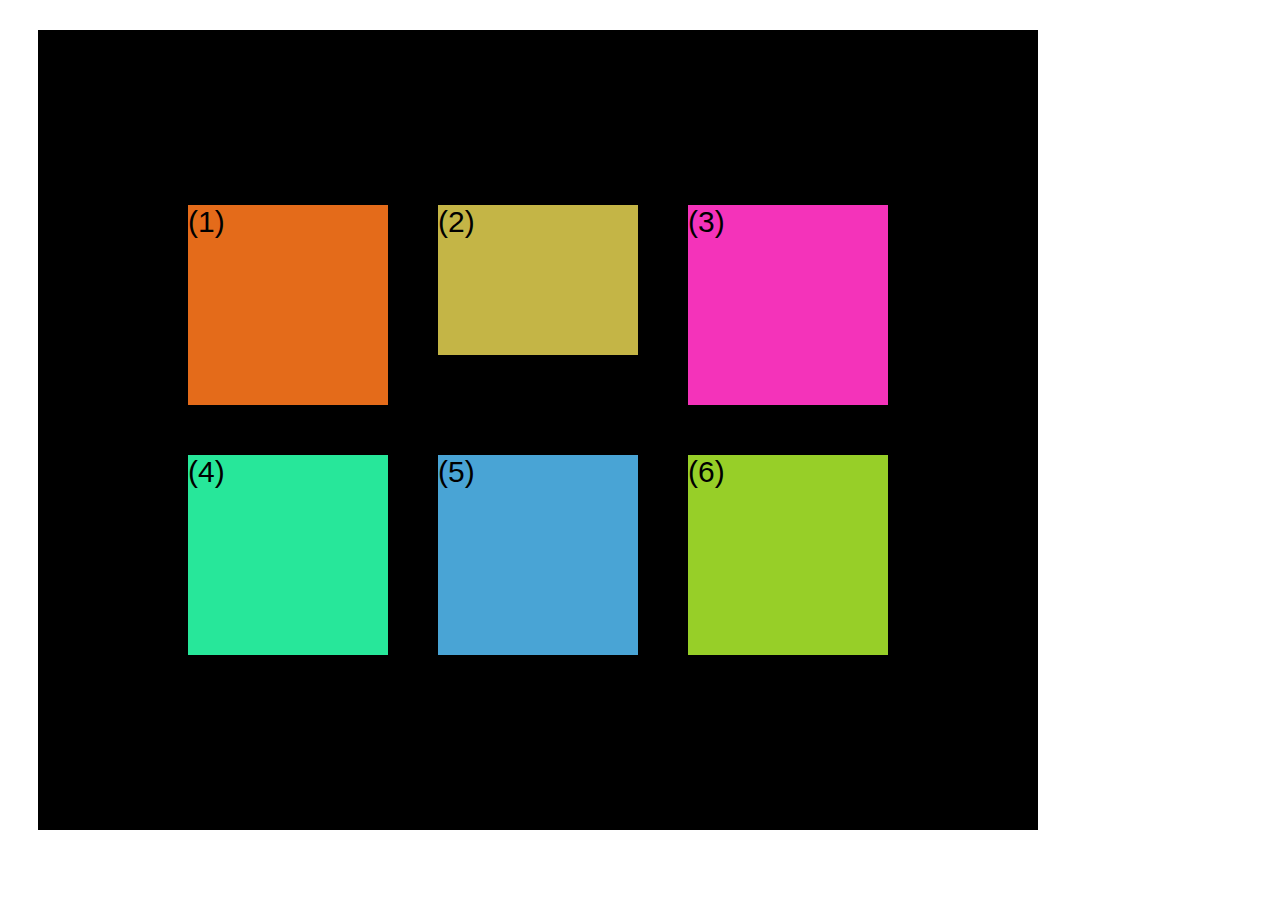
<file: html/css-grid.html>
<html>
  <head>
    <title>CSS GRID</title>

    <style>
      .el--1 {
        background-color: rgb(136, 18, 18);
      }
      .el--2 {
        background-color: rgb(255, 170, 0);
      }
      .el--3 {
        background-color: rgb(9, 155, 40);
        height: 120px;
      }
      .el--4 {
        background-color: rgb(218, 68, 91);
      }
      .el--5 {
        background-color: rgb(0, 255, 255);
      }
      .el--6 {
        background-color: rgb(0, 47, 255);
      }
      .el--7 {
        background-color: rgb(117, 83, 165);
      }
      .el--8 {
        background-color: rgb(255, 0, 179);
      }
      .el--9 {
        background-color: rgb(228, 107, 26);
      }
      .el--10 {
        background-color: rgb(196, 181, 70);
        height: 150px;
      }
      .el--11 {
        background-color: rgb(244, 51, 186);
      }
      .el--12 {
        background-color: rgb(39, 231, 154);
      }
      .el--13 {
        background-color: rgb(73, 164, 213);
      }
      .el--14 {
        background-color: rgb(151, 207, 40);
      }

      .container {
        margin: 30px;
        font-family: sans-serif;
        font-size: 30px;
      }

      .container-1 {
        background-color: rgb(180, 180, 180);
        display: grid;
        grid-template-columns: 1fr 1fr 1fr 1fr;
        grid-template-rows: 1fr 1fr;
        padding: 50px;
        /* column-gap: 10px;
        row-gap: 30px; */
        gap: 20px;

        display: none;
      }

      .el--8 {
        grid-column: 1/2;
        grid-row: 1/2;
      }
      .el--2 {
        grid-column: 1/2;
        grid-row: 2/3;
      }

      .el--3 {
        grid-column: 1/2;
        grid-row: 2/3;
      }

      .el--1 {
        grid-column: 1 / span 4;
        grid-row: 2/3;
      }

      .container-2 {
        /* display: none; */
        background-color: black;
        color: rgb(0, 0, 0);
        width: 1000px;
        height: 800px;
        display: grid;
        grid-template-columns: repeat(3, 200px);
        grid-template-rows: 200px 200px;

        /* Aligning Content  */
        justify-content: space-around;
        justify-content: space-between;
        justify-content: space-evenly;
        justify-content: start;
        justify-content: end;
        justify-content: center;

        align-content: start;
        align-content: end;
        align-content: stretch;
        align-content: center;

        gap: 50px;

        /* Aligning Items */
        /* Move items inside the grid cells */

        align-items: start;
        align-items: end;
        align-items: stretch;
        /* align-items: center; */

        justify-items: center;
        justify-items: start;
        justify-items: end;
        justify-items: stretch;
      }
    </style>
  </head>
  <body>
    <div class="container container-1">
      <div class="el el--1">1 HTML</div>
      <div class="el el--2">2 And</div>
      <div class="el el--3">3 CSS</div>
      <div class="el el--4">4 Are</div>
      <div class="el el--5">5 Amazing</div>
      <div class="el el--6">6 Languages</div>
      <div class="el el--7">7 To</div>
      <div class="el el--8">8 Learn</div>
    </div>

    <div class="container container-2">
      <div class="el el--9">(1)</div>
      <div class="el el--10">(2)</div>
      <div class="el el--11">(3)</div>
      <div class="el el--12">(4)</div>
      <div class="el el--13">(5)</div>
      <div class="el el--14">(6)</div>
    </div>
  </body>
</html>
</file>
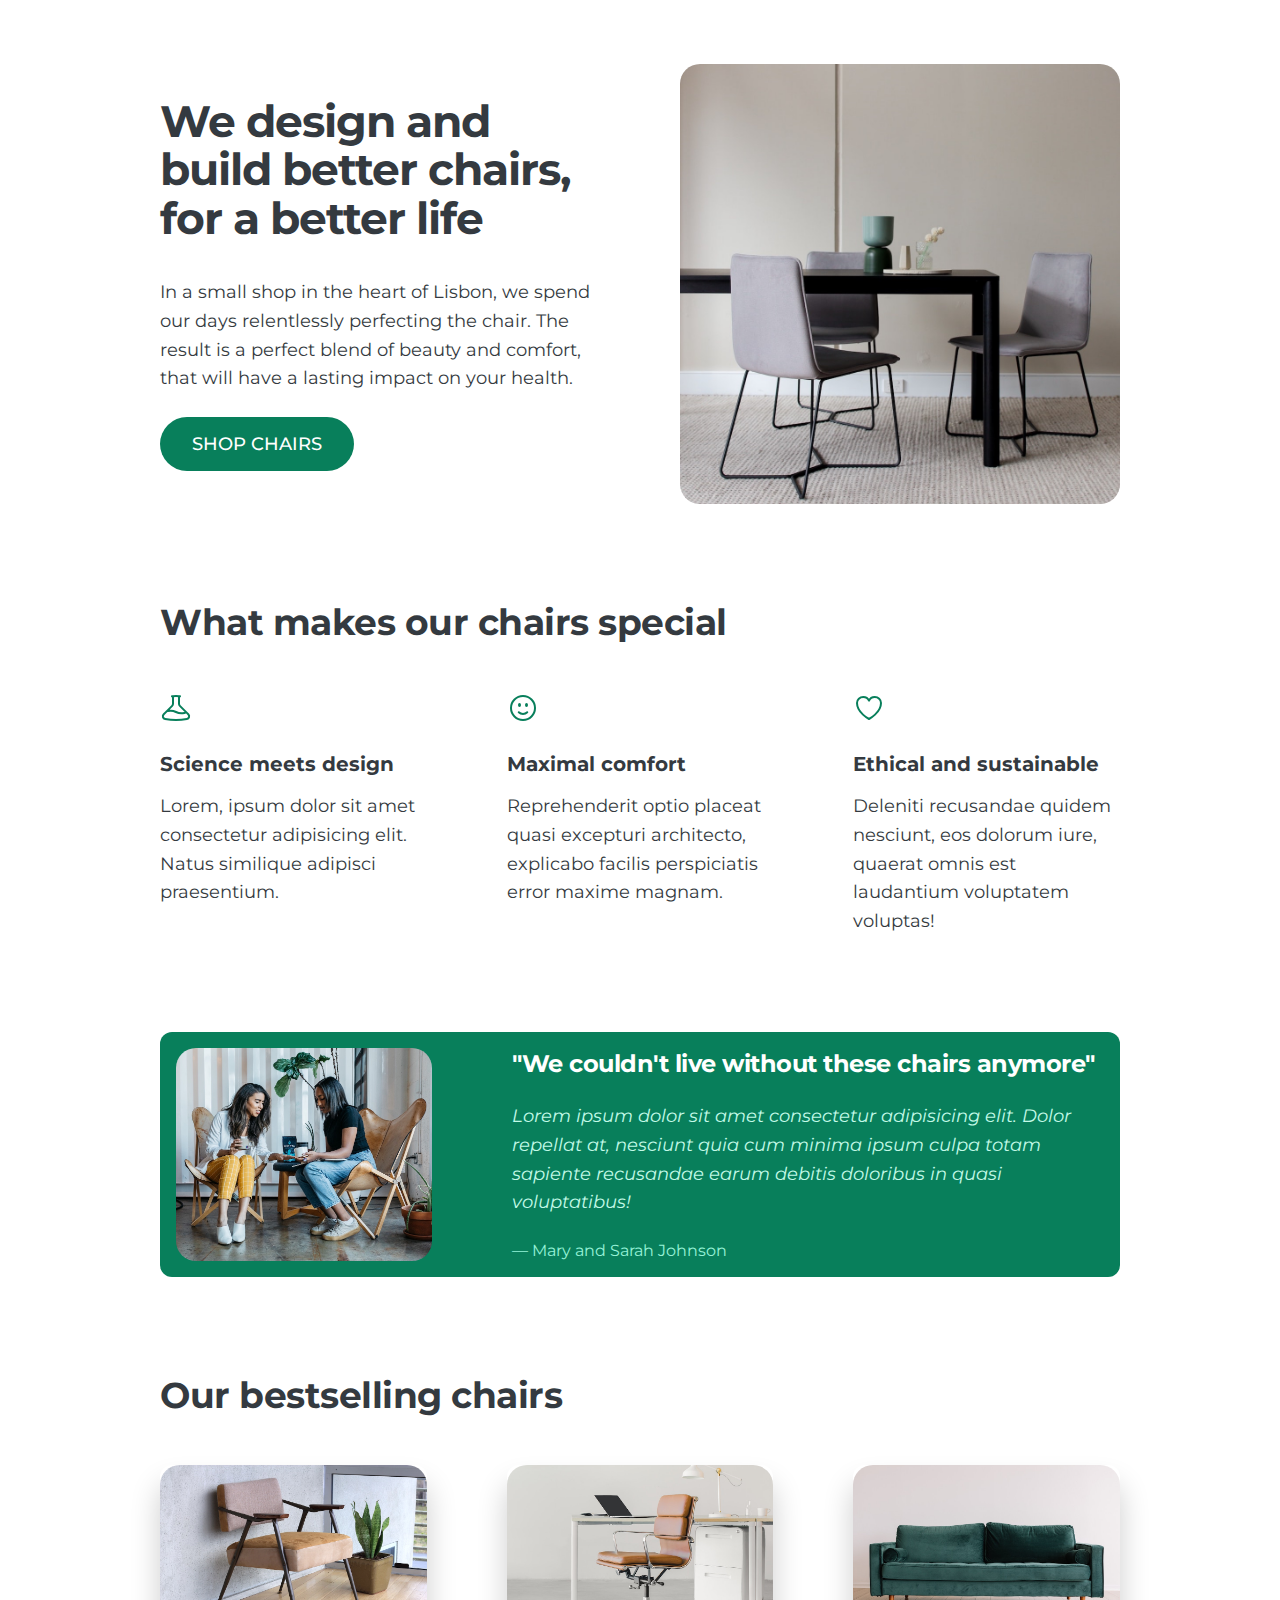
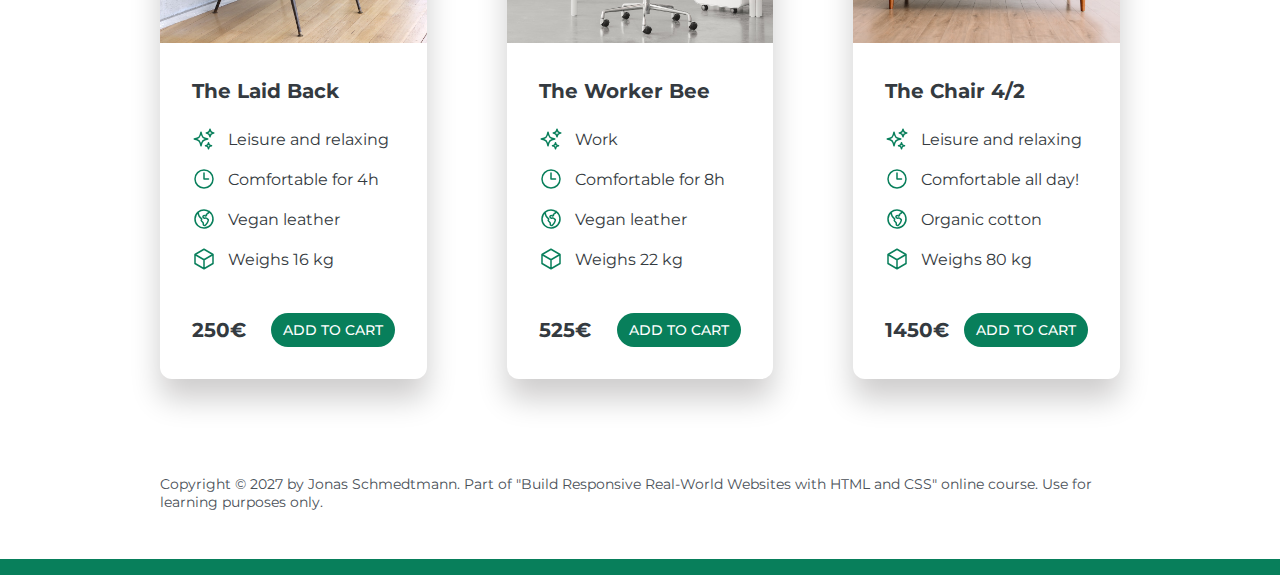
<file: html/design.html>
<!DOCTYPE html>
<html lang="en">
  <head>
    <meta charset="UTF-8" />
    <meta http-equiv="X-UA-Compatible" content="IE=edge" />
    <meta name="viewport" content="width=device-width, initial-scale=1.0" />
    <link rel="preconnect" href="https://fonts.googleapis.com" />
    <link rel="preconnect" href="https://fonts.gstatic.com" crossorigin />
    <link
      href="https://fonts.googleapis.com/css2?family=Montserrat:wght@400;500;700&display=swap"
      rel="stylesheet"
    />
    <link rel="stylesheet" href="../css/design.css" />
    <title>Lisbon Chair Shop</title>
  </head>
  <body>
    <div class="container">
      <header>
        <div class="header-text-box">
          <h1>We design and build better chairs, for a better life</h1>
          <p class="header-text">
            In a small shop in the heart of Lisbon, we spend our days
            relentlessly perfecting the chair. The result is a perfect blend of
            beauty and comfort, that will have a lasting impact on your health.
          </p>
          <a class="btn btn--big" href="#">Shop chairs</a>
        </div>
        <img src="../img/hero.jpg" alt="Photo" />
      </header>

      <section>
        <h2>What makes our chairs special</h2>
        <div class="grid-3-cols">
          <div>
            <svg
              xmlns="http://www.w3.org/2000/svg"
              fill="none"
              viewBox="0 0 24 24"
              stroke-width="1.5"
              stroke="currentColor"
              class="features-icon"
            >
              <path
                stroke-linecap="round"
                stroke-linejoin="round"
                d="M9.75 3.104v5.714a2.25 2.25 0 01-.659 1.591L5 14.5M9.75 3.104c-.251.023-.501.05-.75.082m.75-.082a24.301 24.301 0 014.5 0m0 0v5.714c0 .597.237 1.17.659 1.591L19.8 15.3M14.25 3.104c.251.023.501.05.75.082M19.8 15.3l-1.57.393A9.065 9.065 0 0112 15a9.065 9.065 0 00-6.23-.693L5 14.5m14.8.8l1.402 1.402c1.232 1.232.65 3.318-1.067 3.611A48.309 48.309 0 0112 21c-2.773 0-5.491-.235-8.135-.687-1.718-.293-2.3-2.379-1.067-3.61L5 14.5"
              />
            </svg>

            <p class="features-title"><strong>Science meets design</strong></p>
            <p class="features-text">
              Lorem, ipsum dolor sit amet consectetur adipisicing elit. Natus
              similique adipisci praesentium.
            </p>
          </div>

          <div>
            <svg
              xmlns="http://www.w3.org/2000/svg"
              fill="none"
              viewBox="0 0 24 24"
              stroke-width="1.5"
              stroke="currentColor"
              class="features-icon"
            >
              <path
                stroke-linecap="round"
                stroke-linejoin="round"
                d="M15.182 15.182a4.5 4.5 0 01-6.364 0M21 12a9 9 0 11-18 0 9 9 0 0118 0zM9.75 9.75c0 .414-.168.75-.375.75S9 10.164 9 9.75 9.168 9 9.375 9s.375.336.375.75zm-.375 0h.008v.015h-.008V9.75zm5.625 0c0 .414-.168.75-.375.75s-.375-.336-.375-.75.168-.75.375-.75.375.336.375.75zm-.375 0h.008v.015h-.008V9.75z"
              />
            </svg>

            <p class="features-title">
              <strong>Maximal comfort</strong>
            </p>
            <p class="features-text">
              Reprehenderit optio placeat quasi excepturi architecto, explicabo
              facilis perspiciatis error maxime magnam.
            </p>
          </div>

          <div>
            <svg
              xmlns="http://www.w3.org/2000/svg"
              fill="none"
              viewBox="0 0 24 24"
              stroke-width="1.5"
              stroke="currentColor"
              class="features-icon"
            >
              <path
                stroke-linecap="round"
                stroke-linejoin="round"
                d="M21 8.25c0-2.485-2.099-4.5-4.688-4.5-1.935 0-3.597 1.126-4.312 2.733-.715-1.607-2.377-2.733-4.313-2.733C5.1 3.75 3 5.765 3 8.25c0 7.22 9 12 9 12s9-4.78 9-12z"
              />
            </svg>

            <p class="features-title">
              <strong>Ethical and sustainable</strong>
            </p>
            <p class="features-text">
              Deleniti recusandae quidem nesciunt, eos dolorum iure, quaerat
              omnis est laudantium voluptatem voluptas!
            </p>
          </div>
        </div>
      </section>

      <section class="testimonial-section">
        <div class="grid-3-cols">
          <img src="../img/customers.jpg" alt="People sitting on chairs" />
          <div class="testimonial-box">
            <h2>"We couldn't live without these chairs anymore"</h2>
            <blockquote class="testimonial-text">
              Lorem ipsum dolor sit amet consectetur adipisicing elit. Dolor
              repellat at, nesciunt quia cum minima ipsum culpa totam sapiente
              recusandae earum debitis doloribus in quasi voluptatibus!
            </blockquote>
            <p class="testimonial-author">&mdash; Mary and Sarah Johnson</p>
          </div>
        </div>
      </section>

      <section>
        <h2>Our bestselling chairs</h2>
        <div class="grid-3-cols">
          <figure class="chair">
            <img src="../img/chair-1.jpg" alt="Chair" />
            <div class="chair-box">
              <h3>The Laid Back</h3>
              <ul class="chair-details">
                <li>
                  <svg
                    xmlns="http://www.w3.org/2000/svg"
                    fill="none"
                    viewBox="0 0 24 24"
                    stroke-width="1.5"
                    stroke="currentColor"
                    class="chair-icon"
                  >
                    <path
                      stroke-linecap="round"
                      stroke-linejoin="round"
                      d="M9.813 15.904L9 18.75l-.813-2.846a4.5 4.5 0 00-3.09-3.09L2.25 12l2.846-.813a4.5 4.5 0 003.09-3.09L9 5.25l.813 2.846a4.5 4.5 0 003.09 3.09L15.75 12l-2.846.813a4.5 4.5 0 00-3.09 3.09zM18.259 8.715L18 9.75l-.259-1.035a3.375 3.375 0 00-2.455-2.456L14.25 6l1.036-.259a3.375 3.375 0 002.455-2.456L18 2.25l.259 1.035a3.375 3.375 0 002.456 2.456L21.75 6l-1.035.259a3.375 3.375 0 00-2.456 2.456zM16.894 20.567L16.5 21.75l-.394-1.183a2.25 2.25 0 00-1.423-1.423L13.5 18.75l1.183-.394a2.25 2.25 0 001.423-1.423l.394-1.183.394 1.183a2.25 2.25 0 001.423 1.423l1.183.394-1.183.394a2.25 2.25 0 00-1.423 1.423z"
                    />
                  </svg>

                  <!-- Span is a generic INLINE text element, it doesn't have any meaning. It's like a div element, but inline -->
                  <span>Leisure and relaxing</span>
                </li>
                <li>
                  <svg
                    xmlns="http://www.w3.org/2000/svg"
                    fill="none"
                    viewBox="0 0 24 24"
                    stroke-width="1.5"
                    stroke="currentColor"
                    class="chair-icon"
                  >
                    <path
                      stroke-linecap="round"
                      stroke-linejoin="round"
                      d="M12 6v6h4.5m4.5 0a9 9 0 11-18 0 9 9 0 0118 0z"
                    />
                  </svg>
                  <span>Comfortable for 4h</span>
                </li>
                <li>
                  <svg
                    xmlns="http://www.w3.org/2000/svg"
                    fill="none"
                    viewBox="0 0 24 24"
                    stroke-width="1.5"
                    stroke="currentColor"
                    class="chair-icon"
                  >
                    <path
                      stroke-linecap="round"
                      stroke-linejoin="round"
                      d="M6.115 5.19l.319 1.913A6 6 0 008.11 10.36L9.75 12l-.387.775c-.217.433-.132.956.21 1.298l1.348 1.348c.21.21.329.497.329.795v1.089c0 .426.24.815.622 1.006l.153.076c.433.217.956.132 1.298-.21l.723-.723a8.7 8.7 0 002.288-4.042 1.087 1.087 0 00-.358-1.099l-1.33-1.108c-.251-.21-.582-.299-.905-.245l-1.17.195a1.125 1.125 0 01-.98-.314l-.295-.295a1.125 1.125 0 010-1.591l.13-.132a1.125 1.125 0 011.3-.21l.603.302a.809.809 0 001.086-1.086L14.25 7.5l1.256-.837a4.5 4.5 0 001.528-1.732l.146-.292M6.115 5.19A9 9 0 1017.18 4.64M6.115 5.19A8.965 8.965 0 0112 3c1.929 0 3.716.607 5.18 1.64"
                    />
                  </svg>
                  <span>Vegan leather</span>
                </li>
                <li>
                  <svg
                    xmlns="http://www.w3.org/2000/svg"
                    fill="none"
                    viewBox="0 0 24 24"
                    stroke-width="1.5"
                    stroke="currentColor"
                    class="chair-icon"
                  >
                    <path
                      stroke-linecap="round"
                      stroke-linejoin="round"
                      d="M21 7.5l-9-5.25L3 7.5m18 0l-9 5.25m9-5.25v9l-9 5.25M3 7.5l9 5.25M3 7.5v9l9 5.25m0-9v9"
                    />
                  </svg>
                  <span>Weighs 16 kg</span>
                </li>
              </ul>
              <div class="chair-price">
                <strong>250€</strong>
                <a href="#" class="btn btn--small">Add to cart</a>
              </div>
            </div>
          </figure>

          <figure class="chair">
            <img src="../img/chair-2.jpg" alt="Chair" />
            <div class="chair-box">
              <h3>The Worker Bee</h3>
              <ul class="chair-details">
                <li>
                  <svg
                    xmlns="http://www.w3.org/2000/svg"
                    fill="none"
                    viewBox="0 0 24 24"
                    stroke-width="1.5"
                    stroke="currentColor"
                    class="chair-icon"
                  >
                    <path
                      stroke-linecap="round"
                      stroke-linejoin="round"
                      d="M9.813 15.904L9 18.75l-.813-2.846a4.5 4.5 0 00-3.09-3.09L2.25 12l2.846-.813a4.5 4.5 0 003.09-3.09L9 5.25l.813 2.846a4.5 4.5 0 003.09 3.09L15.75 12l-2.846.813a4.5 4.5 0 00-3.09 3.09zM18.259 8.715L18 9.75l-.259-1.035a3.375 3.375 0 00-2.455-2.456L14.25 6l1.036-.259a3.375 3.375 0 002.455-2.456L18 2.25l.259 1.035a3.375 3.375 0 002.456 2.456L21.75 6l-1.035.259a3.375 3.375 0 00-2.456 2.456zM16.894 20.567L16.5 21.75l-.394-1.183a2.25 2.25 0 00-1.423-1.423L13.5 18.75l1.183-.394a2.25 2.25 0 001.423-1.423l.394-1.183.394 1.183a2.25 2.25 0 001.423 1.423l1.183.394-1.183.394a2.25 2.25 0 00-1.423 1.423z"
                    />
                  </svg>
                  <span>Work</span>
                </li>
                <li>
                  <svg
                    xmlns="http://www.w3.org/2000/svg"
                    fill="none"
                    viewBox="0 0 24 24"
                    stroke-width="1.5"
                    stroke="currentColor"
                    class="chair-icon"
                  >
                    <path
                      stroke-linecap="round"
                      stroke-linejoin="round"
                      d="M12 6v6h4.5m4.5 0a9 9 0 11-18 0 9 9 0 0118 0z"
                    />
                  </svg>

                  <span>Comfortable for 8h</span>
                </li>
                <li>
                  <svg
                    xmlns="http://www.w3.org/2000/svg"
                    fill="none"
                    viewBox="0 0 24 24"
                    stroke-width="1.5"
                    stroke="currentColor"
                    class="chair-icon"
                  >
                    <path
                      stroke-linecap="round"
                      stroke-linejoin="round"
                      d="M6.115 5.19l.319 1.913A6 6 0 008.11 10.36L9.75 12l-.387.775c-.217.433-.132.956.21 1.298l1.348 1.348c.21.21.329.497.329.795v1.089c0 .426.24.815.622 1.006l.153.076c.433.217.956.132 1.298-.21l.723-.723a8.7 8.7 0 002.288-4.042 1.087 1.087 0 00-.358-1.099l-1.33-1.108c-.251-.21-.582-.299-.905-.245l-1.17.195a1.125 1.125 0 01-.98-.314l-.295-.295a1.125 1.125 0 010-1.591l.13-.132a1.125 1.125 0 011.3-.21l.603.302a.809.809 0 001.086-1.086L14.25 7.5l1.256-.837a4.5 4.5 0 001.528-1.732l.146-.292M6.115 5.19A9 9 0 1017.18 4.64M6.115 5.19A8.965 8.965 0 0112 3c1.929 0 3.716.607 5.18 1.64"
                    />
                  </svg>

                  <span>Vegan leather</span>
                </li>
                <li>
                  <svg
                    xmlns="http://www.w3.org/2000/svg"
                    fill="none"
                    viewBox="0 0 24 24"
                    stroke-width="1.5"
                    stroke="currentColor"
                    class="chair-icon"
                  >
                    <path
                      stroke-linecap="round"
                      stroke-linejoin="round"
                      d="M21 7.5l-9-5.25L3 7.5m18 0l-9 5.25m9-5.25v9l-9 5.25M3 7.5l9 5.25M3 7.5v9l9 5.25m0-9v9"
                    />
                  </svg>
                  <span>Weighs 22 kg</span>
                </li>
              </ul>
              <div class="chair-price">
                <strong>525€</strong>
                <a href="#" class="btn btn--small">Add to cart</a>
              </div>
            </div>
          </figure>

          <figure class="chair">
            <img src="../img/chair-3.jpg" alt="Chair" />
            <div class="chair-box">
              <h3>The Chair 4/2</h3>
              <ul class="chair-details">
                <li>
                  <svg
                    xmlns="http://www.w3.org/2000/svg"
                    fill="none"
                    viewBox="0 0 24 24"
                    stroke-width="1.5"
                    stroke="currentColor"
                    class="chair-icon"
                  >
                    <path
                      stroke-linecap="round"
                      stroke-linejoin="round"
                      d="M9.813 15.904L9 18.75l-.813-2.846a4.5 4.5 0 00-3.09-3.09L2.25 12l2.846-.813a4.5 4.5 0 003.09-3.09L9 5.25l.813 2.846a4.5 4.5 0 003.09 3.09L15.75 12l-2.846.813a4.5 4.5 0 00-3.09 3.09zM18.259 8.715L18 9.75l-.259-1.035a3.375 3.375 0 00-2.455-2.456L14.25 6l1.036-.259a3.375 3.375 0 002.455-2.456L18 2.25l.259 1.035a3.375 3.375 0 002.456 2.456L21.75 6l-1.035.259a3.375 3.375 0 00-2.456 2.456zM16.894 20.567L16.5 21.75l-.394-1.183a2.25 2.25 0 00-1.423-1.423L13.5 18.75l1.183-.394a2.25 2.25 0 001.423-1.423l.394-1.183.394 1.183a2.25 2.25 0 001.423 1.423l1.183.394-1.183.394a2.25 2.25 0 00-1.423 1.423z"
                    />
                  </svg>
                  <span>Leisure and relaxing</span>
                </li>
                <li>
                  <svg
                    xmlns="http://www.w3.org/2000/svg"
                    fill="none"
                    viewBox="0 0 24 24"
                    stroke-width="1.5"
                    stroke="currentColor"
                    class="chair-icon"
                  >
                    <path
                      stroke-linecap="round"
                      stroke-linejoin="round"
                      d="M12 6v6h4.5m4.5 0a9 9 0 11-18 0 9 9 0 0118 0z"
                    />
                  </svg>
                  <span>Comfortable all day!</span>
                </li>
                <li>
                  <svg
                    xmlns="http://www.w3.org/2000/svg"
                    fill="none"
                    viewBox="0 0 24 24"
                    stroke-width="1.5"
                    stroke="currentColor"
                    class="chair-icon"
                  >
                    <path
                      stroke-linecap="round"
                      stroke-linejoin="round"
                      d="M6.115 5.19l.319 1.913A6 6 0 008.11 10.36L9.75 12l-.387.775c-.217.433-.132.956.21 1.298l1.348 1.348c.21.21.329.497.329.795v1.089c0 .426.24.815.622 1.006l.153.076c.433.217.956.132 1.298-.21l.723-.723a8.7 8.7 0 002.288-4.042 1.087 1.087 0 00-.358-1.099l-1.33-1.108c-.251-.21-.582-.299-.905-.245l-1.17.195a1.125 1.125 0 01-.98-.314l-.295-.295a1.125 1.125 0 010-1.591l.13-.132a1.125 1.125 0 011.3-.21l.603.302a.809.809 0 001.086-1.086L14.25 7.5l1.256-.837a4.5 4.5 0 001.528-1.732l.146-.292M6.115 5.19A9 9 0 1017.18 4.64M6.115 5.19A8.965 8.965 0 0112 3c1.929 0 3.716.607 5.18 1.64"
                    />
                  </svg>
                  <span>Organic cotton</span>
                </li>
                <li>
                  <svg
                    xmlns="http://www.w3.org/2000/svg"
                    fill="none"
                    viewBox="0 0 24 24"
                    stroke-width="1.5"
                    stroke="currentColor"
                    class="chair-icon"
                  >
                    <path
                      stroke-linecap="round"
                      stroke-linejoin="round"
                      d="M21 7.5l-9-5.25L3 7.5m18 0l-9 5.25m9-5.25v9l-9 5.25M3 7.5l9 5.25M3 7.5v9l9 5.25m0-9v9"
                    />
                  </svg>

                  <span>Weighs 80 kg</span>
                </li>
              </ul>
              <div class="chair-price">
                <strong>1450€</strong>
                <a href="#" class="btn btn--small">Add to cart</a>
              </div>
            </div>
          </figure>
        </div>
      </section>

      <footer>
        Copyright &copy; 2027 by Jonas Schmedtmann. Part of "Build Responsive
        Real-World Websites with HTML and CSS" online course. Use for learning
        purposes only.
      </footer>
    </div>
  </body>
</html>
</file>
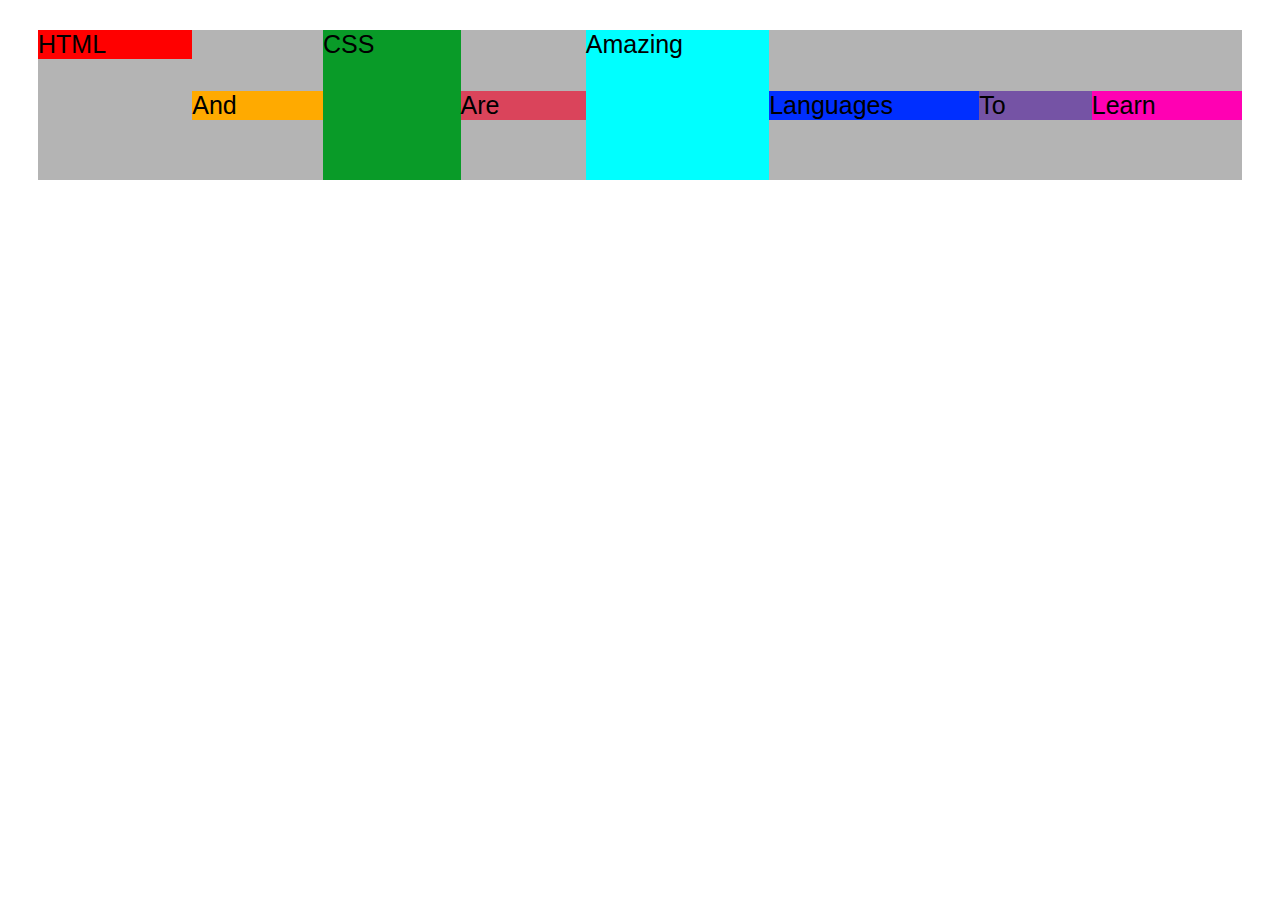
<file: html/flexbox.html>
<html>
  <head>
    <title>Flexbox</title>

    <style>
      .el--1 {
        background-color: red;
      }
      .el--2 {
        background-color: rgb(255, 170, 0);
      }
      .el--3 {
        background-color: rgb(9, 155, 40);
        height: 150px;
      }
      .el--4 {
        background-color: rgb(218, 68, 91);
      }
      .el--5 {
        background-color: rgb(0, 255, 255);
      }
      .el--6 {
        background-color: rgb(0, 47, 255);
      }
      .el--7 {
        background-color: rgb(117, 83, 165);
      }
      .el--8 {
        background-color: rgb(255, 0, 179);
      }

      .container {
        background-color: rgb(180, 180, 180);
        margin: 30px;
        /* FLEXBOX PROPS */
        display: flex;
        /* flex-direction: column; */
        align-items: center;
        justify-content: flex-start;
        /* gap: 10px; */
        flex-wrap: wrap;
      }
      .el {
        font-family: sans-serif;
        font-size: 25px;
        flex: 1 0 auto;
      }

      .el--1 {
        align-self: flex-start;
        flex: 1 0 auto;
      }
      .el--5 {
        align-self: stretch;
        flex: 1 0 auto;
      }
    </style>
  </head>
  <body>
    <div class="container">
      <div class="el el--1">HTML</div>
      <div class="el el--2">And</div>
      <div class="el el--3">CSS</div>
      <div class="el el--4">Are</div>
      <div class="el el--5">Amazing</div>
      <div class="el el--6">Languages</div>
      <div class="el el--7">To</div>
      <div class="el el--8">Learn</div>
    </div>
  </body>
</html>
</file>
<file: guess-my-number-game/style.css>
* {
  margin: 0;
  padding: 0;
  box-sizing: border-box;
}

body {
  font-size: 62.5%;
  font-family: sans-serif;
  background-color: rgb(44, 41, 41);
  color: white;
  padding: 2rem;
}

.container {
  display: grid;
  grid-template-columns: 1fr 1fr;
  align-items: end;
  row-gap: 2rem;
  column-gap: 1.2rem;
}

.button {
  font-size: 1.8rem;
  border: none;
  display: block;
  padding: 0.8rem 2rem;
}

.again {
  align-self: start;
  justify-self: start;
}

.label-range {
  font-size: 1.2rem;
  justify-self: end;
  align-self: start;
}

.label-heading {
  font-size: 3.2rem;
  grid-column: 1/-1;
  align-self: center;
  justify-self: center;
  margin-top: 3.2rem;
}

.current-input {
  font-size: 4.8rem;
  grid-column: 1/-1;
  background-color: rgb(93, 45, 45);
  margin-bottom: 4.8rem;
  padding: 0.8rem 6.4rem;
  align-self: center;
  justify-self: center;
  justify-content: center;
  display: flex;
  width: 30%;
}
.user-input-form {
  align-self: start;
  justify-self: start;
}

.user-input {
  border: 2px solid white;
  display: block;
  background-color: rgb(44, 41, 41);
  color: white;
  font-size: 3.2rem;
  padding: 1rem 2rem;
  border-radius: 1rem;
  margin-bottom: 1rem;
  width: 40%;
}

.game-params {
  font-size: 1.6rem;
}

.conclude-message {
  margin-bottom: 3.2rem;
}
</file>
<file: css/style.css>
/* These styles will be inherited */
body {
  font-family: sans-serif;
  color: #333;
  /* border-top: solid 10px red; */
}

/* We can also select html selector, outside body */
html {
  margin-top: 0;
  /* border-top: rgb(176, 7, 114) solid 10px; */
}

/* Universal Selector */
/* This one actually gets applied to all elements on the page, although this has low priority */
* {
  /* border-top: #1098bd solid 10px; */
  font-family: sans-serif;
  /* Global Reset */
  margin: 0;
  padding: 0;
  box-sizing: border-box;
}

h1,
h2,
h3 {
  color: #1098bd;
}

h1 {
  font-size: 30px;
  text-transform: uppercase;
  font-style: italic;
}
h2 {
  font-size: 40px;
  margin-bottom: 40px;
}
h3 {
  font-size: 36px;
  margin-bottom: 20px;
}

.post-header {
  margin-bottom: 40px;
}
h4 {
  font-size: 24px;
  text-transform: uppercase;
  text-align: center;
  margin-bottom: 20px;
}
p {
  font-size: 18px;
  line-height: 1.8;
  margin-bottom: 15px;
  /* display: inline; */
}

ul,
ol {
  margin-left: 50px;
  margin-bottom: 20px;
}

li {
  font-size: 20px;
  margin-bottom: 10px;
}

/* Remove margin bottom for last li element */
li:last-child {
  margin-bottom: 0;
}

/* Descendent selector 
=> Not a good practice to use these 
=> Use ids and classes instead

article header p {
  font-style: italic;
} 
*/
footer p {
  font-size: 12px;
}

#author {
  font-style: italic;
}

.related-author {
  font-size: 18px;
  color: rgb(176, 7, 114);
  font-weight: bolder;
}

/* challenge */

.related {
  list-style: none;
}

.main-header {
  background-color: #f7f7f7;
  /* Normal padding syntax
  padding: 20px;
  padding-left: 40px;
  padding-right: 40px; */
  /* Shorthand padding specified */
  padding: 20px 40px;
  /* height: 100px; */
}

aside {
  background-color: #f7f7f7;
  border-top: 5px solid #1098bd;
  border-bottom: 5px solid #1098bd;
  padding: 50px 0;
  /* width: 500px; */
}

/* Pseudo Class */

/* li:first-child {
  font-weight: bold;
}

li:last-child {
  font-style: italic;
}

li:nth-child(odd) {
  color: rgb(192, 0, 41);
}

li:nth-child(even) {
  color: rgb(78, 174, 7);
} */

article {
  margin-bottom: 40px;
}

/* sample pseudo class */
article p:first-child {
  color: green;
}

/* styling links */
a:link {
  text-decoration: none;
}

nav a:link {
  /* background-color: white; */
  /* margin: 100px; */
  /* padding: 50px; */
  /* display: block; */

  /* Removed margins */
  /* margin-right: 30px;
  margin-top: 10px; */
  display: inline-block;
}

.related-img {
  height: 60px;
  width: 60px;
}

/* Chaining pseudo classes */
/* 
nav a:link:last-child {
  margin-right: 0;
} */

a:visited {
  color: #1098bd;
  /* margin: 100px; */
}

a:hover {
  color: rgb(2, 128, 0);
}

/* nav {
  background-color: #1098bd;
} */

/* when link is being pressed */
a:active {
  background-color: black;
}

/* Resolving conflicting selectors */

/* id selector has highest priority */
#copyright {
  font-size: 14px;
  color: green;
}

.copyright {
  font-size: 40px;
  color: red;
}

.text {
  color: black;
  background-color: antiquewhite;
  /* margin-bottom: 500px; */
}

footer p {
  color: purple !important;
}

.post-img {
  /* width: 900px; */
  width: 100%;
  height: auto;
}
/* Centering our content */

.container {
  /* width: 1200px; */
  margin-left: auto;
  margin-right: auto;
  /* position: relative; */
  /* margin: auto; */
}

/* Absolute Positioning */

.like-button {
  padding: 15px;
  font-size: 20px;
  cursor: pointer;
  position: absolute;
  bottom: 40px;
  right: 40px;
}

body {
  /* For Absolute position of like button */
  position: relative;
}

/* Pseudo Elements */

h1::first-letter {
  font-style: normal;
}

/* .title::first-letter {
  font-size: 80px;
} */

.title {
  position: relative;
}

.title::after {
  content: 'TOP';
  font-size: 16px;
  background-color: #ffe70e;
  color: black;
  font-weight: bold;
  padding: 5px;
  display: inline-block;
  position: absolute;
  top: -10px;
  right: -25px;
}

/* Floats, Float Layouts */
/* 
.author {
  float: left;
  margin-left: 30px;
  margin-top: 10px;
}

.author-img {
  float: left;
  margin-bottom: 20px;
}

.page-title {
  float: left;
}

.page-nav {
  float: right;
}

.clearfix::after {
  clear: both;
  content: '';
  display: block;
}

article {
  width: 825px;
  float: left;
}

aside {
  width: 300px;
  float: right;
  padding: 40px 50px;
}

footer {
  clear: both;
}

.related {
  margin-left: 0;
} */

/* FLEXBOX LAYOUT */

.main-header {
  display: flex;
  align-items: center;
  justify-content: space-between;
}

nav {
  display: flex;
  gap: 20px;
}

.author-info {
  display: flex;
  gap: 20px;
  align-items: center;
  justify-content: flex-start;
  margin-bottom: 15px;
}

.author {
  margin: 0;
}

.related-post {
  display: flex;
  gap: 15px;
  align-items: center;
  margin-bottom: 20px;
}

.related-author {
  margin-bottom: 0;
  font-weight: normal;
  font-style: italic;
  font-size: 12px;
}

.related-link {
  font-size: 18px;
  font-weight: normal;
  font-style: normal;
  display: block;
  margin-bottom: 5px;
}

/* DEACTIVATING FLEXBOX LAYOUT TO ADD CSS GRID */

/* .content {
  display: flex;
  align-items: flex-start;
  gap: 75px;
  margin-bottom: 60px;
  margin-left: 50px;
  margin-right: 50px;
}

aside {
  flex: 0 0 300px;
}

article {
  flex: 1;
  margin-bottom: 0;
}

footer p {
  margin-bottom: 0;
} */

/* CSS GRID PAGE LAYOUT */

.container {
  display: grid;
  grid-template-columns: 2fr 1fr;
  column-gap: 75px;
  row-gap: 60px;
  align-items: start;
  padding-left: 50px;
  padding-right: 50px;
}

.main-header {
  grid-column: 1/ -1;
}

footer {
  grid-column: 1/ -1;
}
</file>
<file: modal-window/style.css>
* {
  margin: 0;
  padding: 0;
  box-sizing: border-box;
}

html {
  font-size: 62.5%;
  font-family: sans-serif;
}

body {
  font-size: 4rem;
}

.container {
  height: 100vh;
  width: 100vw;
  background-image: linear-gradient(
    to bottom right,
    rgb(119, 207, 100),
    rgb(21, 160, 21)
  );
  position: relative;
}

.top-content {
  display: flex;
  flex-direction: row;
  padding: 5rem;
  align-items: center;
  justify-content: space-around;
}

.btn {
  padding: 2rem 4rem;
  border: none;
  border-radius: 4rem;
  font-size: 2rem;
  color: #333;
  font-weight: bold;
  cursor: pointer;
  background-color: white;
}

.modal {
  position: absolute;
  top: 50%;
  bottom: 0;
  left: 50%;
  right: 0;
  display: flex;
  align-items: center;
  justify-content: space-around;
  width: 33vw;
  transform: translate(-50%, -50%);
  z-index: 999;
}

.overlay {
  background-color: rgb(0, 0, 0, 0.25);
  position: absolute;
  top: 0;
  bottom: 0;
  left: 0;
  right: 0;
}

.modal-content {
  flex: 1;
  background-color: white;
  font-size: 2rem;
  padding: 4rem;
  border-radius: 1.5rem;
  color: #333;
  display: flex;
  flex-direction: column;
  align-items: flex-end;
}

.empty-content {
  flex: 1;
}

.hidden {
  display: none;
}

.close-modal {
  padding: 0.5rem 2rem;
  margin-bottom: 2rem;
  background-color: white;
}
</file>
<file: pig-game/style.css>
* {
  padding: 0;
  margin: 0;
  box-sizing: border-box;
}

body {
  font-size: 62.5%;
  font-family: sans-serif;
}

.container {
  height: 100vh;
  width: 100vw;
  background-image: linear-gradient(
    to bottom right,
    rgb(209, 22, 81),
    rgb(125, 17, 131)
  );
  display: flex;
  align-items: center;
  justify-content: center;
}

.game-content {
  border-radius: 1.2rem;
  overflow: hidden;
  display: flex;
  position: relative;
}

.game-section {
  padding: 6.4rem 7.8rem;
  color: white;
  display: flex;
  align-items: center;
  flex-direction: column;
  background-image: linear-gradient(
    to bottom right,
    rgb(213, 196, 219),
    rgb(224, 58, 166)
  );
}

.player-title {
  font-size: 3.2rem;
  text-transform: uppercase;
  color: black;
}

.player-dice-score {
  font-size: 4.8rem;
  margin-bottom: 4.8rem;
}

.score-container {
  background-color: rgb(193, 16, 116);
  margin: 0 auto;
  display: flex;
  align-items: center;
  flex-direction: column;
  padding: 1.4rem 2.8rem;
  border-radius: 0.8rem;
}

.score-title {
  font-size: 1.5rem;
  margin-bottom: 0.6rem;
}
.player-score {
  font-size: 1.4rem;
}

.active {
  background-image: linear-gradient(to bottom right, white, red);
}

.absolute-common {
  position: absolute;
  left: 50%;
  transform: translate(-50%);
}

.btn {
  border: none;
  padding: 0.8rem 1.8rem;
  background-color: rgb(255, 255, 255, 0.75);
  font-size: 1.2rem;
  border-radius: 2.4rem;
  text-transform: uppercase;
  color: #444;
}

.btn-new-game {
  top: 3.2rem;
}

.btn-roll-dice {
  top: 20.2rem;
}

.btn-hold {
  top: 24rem;
}

.dice-image {
  position: absolute;
  height: 5rem;
  width: 5rem;
  top: 8rem;
}

.hidden {
  display: none;
}

.game-winner {
  background-image: linear-gradient(to bottom right, gray, black);
  color: white;
}

.game-winner .player-title {
  color: white;
}
</file>
<file: html/challenge/challengeStyle.css>
body {
  border: 5px solid black;
  margin-bottom: 100px;
  padding: 0;
}

* {
  font-family: sans-serif;
}

.header {
  background-color: rgb(237, 237, 237);
  text-align: center;
  text-transform: uppercase;
}

.price {
  font-size: 20px;
}
.bold-text {
  font-size: 14px;
  color: #444;
  text-transform: uppercase;
  font-weight: bold;
}

.black-text {
  color: black;
}

a:link {
  color: black;
}

a:visited {
  color: black;
}

a:hover {
  color: red;
}
a:active {
  background-color: black;
}

.button {
  background-color: black;
  color: white;
  text-transform: uppercase;
  border-color: black;
  padding: 2px;
  font-size: 16px;
}
</file>
<file: css/email-layout.css>
body {
  font-family: 'Inter', sans-serif;
  display: flex;
  flex-direction: column;
  flex: 1;
  /* height: 100vh; */
}

* {
  margin: 0;
  padding: 0;
  box-sizing: border-box;
}

.container {
  height: 100vh;
  display: grid;
  grid-template-columns: auto 1.2fr 2fr 1fr;
  grid-template-rows: auto 1fr;
}

nav {
  grid-row: 1/ -1;
  background-color: rgb(44, 42, 48);
  color: #fff;
  font-size: 24px;
  padding: 16px;
  display: flex;
  justify-content: center;
  flex: 1;
}

header {
  grid-column: 2/ -1;
  background-color: rgb(152, 10, 152);
  color: #fff;
  display: flex;
  align-items: center;
  gap: 12px;
  padding: 16px 48px;
  font-size: 14px;
  font-weight: 600;
}

.header-left {
  display: flex;
  /* gap: 12px; */
}

.header-element {
  background-color: rgba(67, 12, 67, 0.5);
  padding: 8px;
  border-radius: 4px;
}

.header-right {
  background-color: rgb(24, 110, 60);
  padding: 8px;
  border-radius: 4px;
  margin-left: auto;
}
ul {
  list-style-type: none;
  background-color: #ccc;
  overflow: scroll;
}

li {
  background-color: #999;
  margin: 32px;
  padding: 24px;
  align-items: center;
  justify-content: center;
  font-size: 22px;
  font-weight: 500;
}

.email-view {
  display: flex;
  align-items: flex-start;
  justify-content: center;
  background-color: #eee;
  font-size: 22px;
  font-weight: 700;
  padding: 32px;
}

.info-view {
  display: flex;
  align-items: flex-start;
  justify-content: center;
  background-color: #ccc;
  font-size: 22px;
  font-weight: 700;
  padding: 32px;
}
</file>
<file: css/challenge.css>
/* Challenge 1 */

* {
  font-family: sans-serif;
  line-height: 1.4;
  margin: 0;
  padding: 0;
  box-sizing: border-box;
}

.header {
  background-color: rgb(237, 237, 237);
  text-align: center;
  text-transform: uppercase;
}

.price {
  font-size: 22px;
}
.bold-text {
  font-size: 16px;
  color: #444;
  text-transform: uppercase;
  font-weight: bold;
}

.black-text {
  color: black;
}
.more-info:link,
.more-info:visited {
  color: black;
  display: block;
  margin-bottom: 20px;
}

.more-info:hover {
  color: red;
  text-decoration: none;
}
.more-info:active {
  background-color: black;
}

.button {
  background-color: black;
  color: white;
  text-transform: uppercase;
  border-width: 0;
  padding: 2px;
  font-size: 16px;
}
.produce-list {
  list-style: square;
}

.button:hover {
  background-color: white;
  color: black;
  cursor: pointer;
}

/* Challenge 2 */

* {
  margin: 0;
  padding: 0;
}
.container {
  width: 900px;
  border: 4px solid black;
  margin: 50px auto;
}

.header {
  padding: 15px;
}

.product-img {
  width: 300px;
  height: auto;
  display: block;
  /* margin-bottom: 20px; */
}

.button {
  width: 100%;
  border-top: 4px solid black;
  padding: 10px;
}

.price {
  margin-bottom: 15px;
  font-weight: bold;
}

p {
  margin-bottom: 15px;
}

li {
  margin-left: 20px;
}

.produce-list li {
  margin-bottom: 8px;
}

/* Challenge 3 */

.container {
  position: relative;
}

.container::after {
  content: 'SALE';
  position: absolute;
  top: -20px;
  left: -20px;
  padding: 10px 20px;
  background-color: red;
  color: white;
  font-size: 12px;
  letter-spacing: 2px;
}

.colors {
  margin-bottom: 20px;
}

.el {
  height: 20px;
  width: 20px;
  /* display: inline-block;
  margin-right: 15px; */
}

.el-1 {
  background-color: red;
}

.el-2 {
  background-color: rgb(225, 162, 16);
}
.el-3 {
  background-color: rgb(221, 255, 0);
}
.el-4 {
  background-color: rgb(77, 255, 0);
}
.el-5 {
  background-color: rgb(0, 247, 255);
}
.el-6 {
  background-color: rgb(0, 64, 255);
}

/* Challenge on FLoats */

/* .container {
  box-sizing: content-box;
}

.col-1 {
  float: left;
  width: 300px;
}

.col-2 {
  float: left;
  width: 300px;
  padding: 10px 20px;
}

.col-3 {
  float: left;
  width: 300px;
  padding: 10px 20px;
}
.product-img {
  display: block;
}

.price {
  float: left;
}

.free-shipping {
  float: right;
  background-color: aqua;
  margin-top: 5px;
}
.clearfix::after {
  clear: both;
  content: '';
  display: block;
} */

/* Layout using Flexbox */

/* Deactivating this for CSS layout */
.content-container {
  display: flex;
  align-items: flex-start;
  gap: 20px;
  margin-top: 20px;
}

.colors {
  display: flex;
  gap: 15px;
}

.product-img {
  align-self: stretch;
}

.product-info {
  display: flex;
  align-items: center;
  justify-content: space-between;
}

/* Layout using CSS GRID */

.container {
  display: grid;
  grid-template-columns: repeat(3, 1fr);
  column-gap: 20px;
  row-gap: 20px;
}

.header {
  grid-column: 1/ -1;
  grid-row: 1;
}

.button {
  grid-column: 1/ -1;
  grid-row: 3;
}
</file>
<file: css/design.css>
/*
SPACING SYSTEM (px)
2 / 4 / 8 / 12 / 16 / 24 / 32 / 48 / 64 / 80 / 96 / 128

FONT SIZE SYSTEM (px)
10 / 12 / 14 / 16 / 18 / 20 / 24 / 30 / 36 / 44 / 52 / 62 / 74 / 86 / 98
*/

/* Main Color */
/* #087f5b */
/* #343a40 */
* {
  margin: 0;
  padding: 0;
  box-sizing: border-box;
}

/* ------------------------ */
/* GENERAL STYLES */
/* ------------------------ */
body {
  font-family: 'Montserrat', sans-serif;
  color: #343a40;
  border-bottom: 16px solid #087f5b;
}

.container {
  width: 960px;
  margin: 0 auto;
}

header,
section {
  margin-bottom: 96px;
}

h2 {
  margin-bottom: 48px;
  font-size: 36px;
  letter-spacing: -0.5px;
}

.grid-3-cols {
  display: grid;
  grid-template-columns: repeat(3, 1fr);
  column-gap: 80px;
}

/* ------------------------ */
/* COMPONENT STYLES */
/* ------------------------ */

.btn:link,
.btn:visited {
  background-color: #087f5b;
  color: #fff;
  text-decoration: none;
  text-transform: uppercase;
  display: inline-block;
  border-radius: 100px;
}

.btn:hover,
.btn:active {
  background-color: #099268;
}

.btn--big {
  padding: 16px 32px;
  font-size: 18px;
  font-weight: 500;
}
.btn--small {
  padding: 8px 12px;
  font-size: 14px;
  font-weight: 500;
}

/* HEADER */
header {
  display: grid;
  grid-template-columns: repeat(2, 1fr);
  column-gap: 80px;
  margin-top: 64px;
}

.header-text-box {
  align-self: center;
}

h1 {
  margin-bottom: 36px;
  font-size: 44px;
  line-height: 1.1;
  letter-spacing: -1px;
}

.header-text {
  margin-bottom: 24px;
  font-size: 18px;
  line-height: 1.6;
}

img {
  width: 100%;
}

/* FEATURES */
.features-icon {
  stroke: #087f5b;
  width: 32px;
  height: 32px;
  margin-bottom: 24px;
}

.features-title {
  margin-bottom: 16px;
  font-size: 20px;
}

.features-text {
  font-size: 18px;
  line-height: 1.6;
}

/* TESTIMONIAL */
.testimonial-section {
  background-color: #087f5b;
  color: #fff;
  padding: 16px;
}

.testimonial-box {
  grid-column: 2 / -1;
  align-self: center;
}

.testimonial-box h2 {
  margin-bottom: 24px;
  font-size: 24px;
}

.testimonial-text {
  font-style: italic;
  margin-bottom: 24px;
  font-size: 18px;
  line-height: 1.6;
  color: #c3fae8;
}
.testimonial-author {
  color: #96f2d7;
}

/* CHAIRS */
.chair-box {
  padding: 32px;
}

h3 {
  margin-bottom: 24px;
  font-size: 20px;
}

.chair-details {
  list-style: none;
  margin-bottom: 42px;
}

.chair-details li {
  display: flex;
  align-items: center;
  gap: 12px;
  margin-bottom: 16px;
}

.chair-details li:last-child {
  margin-bottom: 0;
}

.chair-icon {
  stroke: #087f5b;
  height: 24px;
  width: 24px;
}

img {
  border-radius: 20px;
}

.chair {
  /* SHADOW PARAMS */
  /* 
  1) Horizontal offset -> usually 0
  2) Vertical offset -> usually 5-10px
  3) blur -> must have usually equal to vertical offset
  4) shadow scale -> usually 0
  5) color -> usually with low opacity
  */
  box-shadow: 0 20px 30px 0 rgba(10, 5, 5, 0.2);
  border-radius: 12px;
}

.chair img {
  border-bottom-left-radius: 0;
  border-bottom-right-radius: 0;
}

.testimonial-section {
  border-radius: 12px;
}

.chair-price {
  display: flex;
  justify-content: space-between;
  align-items: center;
  font-size: 20px;
}

footer {
  margin-bottom: 48px;
  font-size: 14px;
  color: #495057;
}
</file>
